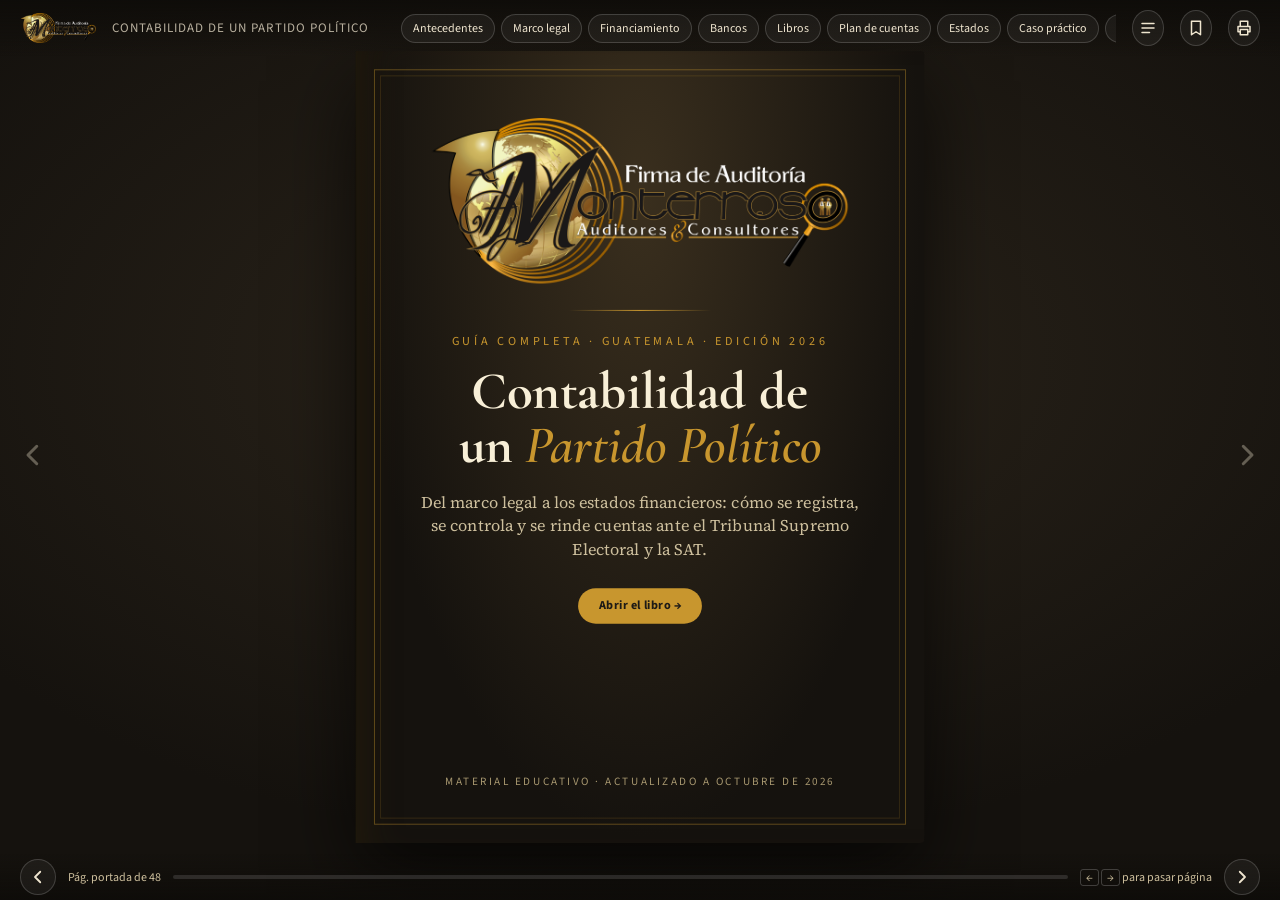
<file: contabilidad-partido-politico/index.html>
<!doctype html>
<html lang="es">
<head>
<meta charset="utf-8">
<meta name="viewport" content="width=device-width, initial-scale=1">
<title>Contabilidad de un Partido Político</title>
<meta name="description" content="Guía interactiva de contabilidad de partidos políticos en Guatemala: marco legal, financiamiento, libros, plan de cuentas, estados financieros, caso práctico y obligaciones ante el TSE y la SAT. Firma de Auditoría Monterroso, Auditores & Consultores.">
<meta name="theme-color" content="#15120e">
<link rel="icon" href="assets/monograma-m.png">
<link rel="preconnect" href="https://fonts.googleapis.com">
<link rel="preconnect" href="https://fonts.gstatic.com" crossorigin>
<link href="https://fonts.googleapis.com/css2?family=Cormorant+Garamond:ital,wght@0,500;0,600;0,700;1,500;1,600&family=Source+Sans+3:wght@400;600;700&family=Source+Serif+4:ital,opsz,wght@0,8..60,400;0,8..60,600;0,8..60,700;1,8..60,400&display=swap" rel="stylesheet">
<link rel="stylesheet" href="styles.css">
</head>
<body>
<header class="topbar">
  <a class="brand" href="#p0" aria-label="Firma de Auditoría Monterroso"><img src="assets/logo-monterroso-blanco.png" alt="Firma de Auditoría Monterroso, Auditores &amp; Consultores"></a>
  <span class="title">Contabilidad de un Partido Político</span>
  <span class="spacer"></span>
  <nav class="chips" id="chips" aria-label="Secciones del libro"></nav>
  <button class="iconbtn" id="toc-btn" type="button" aria-label="Ir al índice" title="Índice"><svg viewBox="0 0 24 24" fill="none" stroke="currentColor" stroke-width="2" stroke-linecap="round"><path d="M4 6h16M4 12h16M4 18h10"/></svg></button>
  <button class="iconbtn" id="bm" type="button" aria-pressed="false" aria-label="Marcar esta página" title="Marcapáginas"><svg viewBox="0 0 24 24" fill="none" stroke="currentColor" stroke-width="2" stroke-linejoin="round"><path d="M6 3h12v18l-6-4-6 4z"/></svg></button>
  <button class="iconbtn" id="print-btn" type="button" aria-label="Imprimir o guardar en PDF" title="Imprimir / PDF"><svg viewBox="0 0 24 24" fill="none" stroke="currentColor" stroke-width="2" stroke-linejoin="round"><path d="M7 9V3h10v6M7 17H4v-7h16v7h-3M7 14h10v7H7z"/></svg></button>
</header>

<main class="stage" id="main">
  <div class="book" id="book" style="visibility:hidden">
    <div class="slot left" id="slotL"></div>
    <div class="slot right" id="slotR"></div>
    <div class="spine"></div>
    <div class="flipper" id="flipper"><div class="face fr"></div><div class="face bk"></div></div>
  </div>
</main>
<button class="edge l" type="button" aria-label="Página anterior"><svg viewBox="0 0 24 24" fill="none" stroke="currentColor" stroke-width="2.4" stroke-linecap="round" stroke-linejoin="round"><path d="M15 5l-7 7 7 7"/></svg></button>
<button class="edge r" type="button" aria-label="Página siguiente"><svg viewBox="0 0 24 24" fill="none" stroke="currentColor" stroke-width="2.4" stroke-linecap="round" stroke-linejoin="round"><path d="M9 5l7 7-7 7"/></svg></button>

<footer class="bottombar">
  <button class="iconbtn" id="prev" type="button" aria-label="Anterior"><svg viewBox="0 0 24 24" fill="none" stroke="currentColor" stroke-width="2.4" stroke-linecap="round" stroke-linejoin="round"><path d="M15 5l-7 7 7 7"/></svg></button>
  <span id="pglabel" aria-live="polite">Portada</span>
  <div class="progress" id="progress" role="presentation"><i></i></div>
  <span class="keys"><kbd>←</kbd> <kbd>→</kbd> para pasar página</span>
  <button class="iconbtn" id="next" type="button" aria-label="Siguiente"><svg viewBox="0 0 24 24" fill="none" stroke="currentColor" stroke-width="2.4" stroke-linecap="round" stroke-linejoin="round"><path d="M9 5l7 7-7 7"/></svg></button>
</footer>

<div id="print-root"></div>

<div id="pages" hidden-pages>
<!-- ===== PORTADA ===== -->
<article class="page cover" id="portada" data-sec="Portada">
  <img class="logo" src="assets/logo-monterroso-blanco.png" alt="Firma de Auditoría Monterroso, Auditores &amp; Consultores">
  <div class="ornament"></div>
  <div class="ct">Guía completa · Guatemala · Edición 2026</div>
  <h1>Contabilidad de un <em>Partido Político</em></h1>
  <p class="sub">Del marco legal a los estados financieros: cómo se registra, se controla y se rinde cuentas ante el Tribunal Supremo Electoral y la SAT.</p>
  <button class="hint" id="cover-open" type="button">Abrir el libro →</button>
  <div class="edition">Material educativo · Actualizado a octubre de 2026</div>
</article>
<!-- 1 -->
<article class="page" id="presentacion" data-sec="Presentación">
  <span class="kicker">Bienvenida</span>
  <h2>Qué encontrará en este libro</h2>
  <p class="lead dropcap">Un partido político en Guatemala es una institución de derecho público, pero maneja dinero público y privado. Por eso su contabilidad no es solo un asunto técnico: es la prueba de que cada quetzal tiene origen conocido, límite respetado y destino justificado.</p>
  <p>Esta guía recorre el tema completo, en orden: la historia de la regulación, las leyes aplicables, cómo se inscribe un partido, cómo se financia un partido, cuánto puede recibir y gastar, qué cuentas bancarias y libros debe llevar, qué plan de cuentas usar y qué estados financieros presentar al TSE. Cierra con un caso práctico completo y con lo que debe hacerse ante la SAT.</p>
  <div class="cols2">
    <div class="card"><h4>Cómo se usa</h4><p>Pase página con las flechas ← →, haciendo clic en los bordes o deslizando el dedo.</p></div>
    <div class="card"><h4>Interactivo</h4><p>Hay calculadoras, partidas desplegables y una lista de cumplimiento que guarda su avance.</p></div>
  </div>
  <div class="note warn"><b>Aviso importante</b>Material educativo, preparado con los textos oficiales vigentes a octubre de 2026. No sustituye asesoría legal ni contable. Las cifras del caso práctico son ficticias. Lo que no pudo confirmarse en texto oficial está marcado <span class="verify">verificar</span>.</div>
  <p class="small">Fuentes principales: Ley Electoral y de Partidos Políticos (LEPP) y sus reglamentos, edición TSE 2026; Instructivo para la Rendición de Cuentas de las Organizaciones Políticas; Ley de Actualización Tributaria; Ley del IVA.</p>
</article>

<!-- 2 -->
<article class="page" id="indice" data-sec="Índice">
  <span class="kicker">Tabla de contenido</span>
  <h2>Índice</h2>
  <ol class="toc">
    <li><a href="#" data-goto="antecedentes"><span><span class="tt">Antecedentes históricos</span><span class="ds">De 1985 a las reformas de 2026</span></span><span class="pg"></span></a></li>
    <li><a href="#" data-goto="piramide"><span><span class="tt">Marco legal y entidad rectora</span><span class="ds">Leyes, la UECFFPP y la inscripción de un partido</span></span><span class="pg"></span></a></li>
    <li><a href="#" data-goto="naturaleza"><span><span class="tt">Naturaleza y financiamiento</span><span class="ds">Fuentes, prohibiciones, techos y distribución</span></span><span class="pg"></span></a></li>
    <li><a href="#" data-goto="cuentas-bancarias"><span><span class="tt">Sistema de cuentas bancarias</span><span class="ds">Qué cuentas, para qué y con qué firmas</span></span><span class="pg"></span></a></li>
    <li><a href="#" data-goto="libros-sat"><span><span class="tt">Libros obligatorios</span><span class="ds">Contables y de contribuciones</span></span><span class="pg"></span></a></li>
    <li><a href="#" data-goto="nomenclatura"><span><span class="tt">Plan de cuentas</span><span class="ds">Nomenclatura según el Instructivo del TSE</span></span><span class="pg"></span></a></li>
    <li><a href="#" data-goto="estados"><span><span class="tt">Estados financieros al TSE</span><span class="ds">Contenido, plazos y calendario</span></span><span class="pg"></span></a></li>
    <li><a href="#" data-goto="caso-datos"><span><span class="tt">Caso práctico: Futuro Retalteco</span><span class="ds">Diario, mayor, balance y estados</span></span><span class="pg"></span></a></li>
    <li><a href="#" data-goto="obligaciones"><span><span class="tt">Obligaciones, SAT y cumplimiento</span><span class="ds">Responsables, sanciones, impuestos y lista final</span></span><span class="pg"></span></a></li>
    <li><a href="#" data-goto="glosario"><span><span class="tt">Glosario y fuentes</span><span class="ds">Términos clave y referencias</span></span><span class="pg"></span></a></li>
  </ol>
</article>

<!-- 3 -->
<article class="page" id="antecedentes" data-sec="I · Antecedentes" data-sec-start="Antecedentes">
  <span class="kicker">Sección I · Antecedentes</span>
  <h2>Cómo llegamos hasta aquí (1)</h2>
  <p>La regulación del dinero de los partidos no nació de golpe. Se construyó por capas, casi siempre después de una crisis de confianza.</p>
  <div class="tl">
    <div class="ev key"><div class="yr">1985</div><p><b>Ley Electoral y de Partidos Políticos, Decreto 1-85</b>, de la Asamblea Nacional Constituyente (aprobada el 3 de diciembre). Es la base legal que sigue vigente, con muchas reformas.</p></div>
    <div class="ev"><div class="yr">1987 y 1989</div><p>Reformas (Decretos 74-87 y 10-89) que ajustan los derechos de los partidos políticos en el artículo 20.</p></div>
    <div class="ev key"><div class="yr">2004</div><p><b>Decreto 10-04.</b> Reforma varios artículos de la ley, entre ellos el 21, que trata el control y la fiscalización del financiamiento.</p></div>
    <div class="ev"><div class="yr">2006</div><p><b>Decreto 35-2006.</b> Vuelve a reformar el artículo 21 y otros relacionados con el financiamiento.</p></div>
    <div class="ev"><div class="yr">2015</div><p>La CICIG publica el informe <i>El financiamiento de la política en Guatemala</i>, que documenta riesgos de dinero opaco e ilícito en las campañas.</p></div>
  </div>
</article>

<!-- 4 -->
<article class="page" id="antecedentes2" data-sec="I · Antecedentes">
  <span class="kicker">Sección I · Antecedentes</span>
  <h2>Cómo llegamos hasta aquí (2)</h2>
  <div class="tl">
    <div class="ev key"><div class="yr">2016</div><p><b>Decreto 26-2016</b> (25 de mayo). La reforma más profunda al financiamiento: crea el financiamiento público ordinario (art. 21 Bis), el techo de campaña, el límite del 10 % por aportante, las listas de prohibiciones, los libros de contribuciones y la <b>Unidad Especializada de Control y Fiscalización</b>.</p></div>
    <div class="ev"><div class="yr">2016</div><p>El TSE emite el Acuerdo 306-2016, Reglamento de Control y Fiscalización de las Finanzas. El Instructivo para la Rendición de Cuentas se elabora con base en él.</p></div>
    <div class="ev key"><div class="yr">2023</div><p><b>Acuerdo 602-2022</b> (emitido el 5 de enero de 2023) deroga el 306-2016 y moderniza el reglamento. El Acuerdo 22-2023 lo reforma el mismo día. El módulo INFOCAM del sistema Cuentas Claras se vuelve obligatorio para el informe de campaña.</p></div>
    <div class="ev key"><div class="yr">2026</div><p><b>26 de febrero.</b> El TSE (Octava Magistratura, 2026-2032) aprueba los Acuerdos 58, 59, 60 y 61-2026. El <b>Acuerdo 60-2026</b> reforma el Reglamento de Control y Fiscalización. Después se coordina el intercambio de información con la Contraloría, la SAT y las Superintendencias.</p></div>
    <div class="ev"><div class="yr">2027</div><p>Elecciones generales. Primer ciclo completo con el reglamento reformado en 2026.</p></div>
  </div>
  <div class="note"><b>La lección</b>Cada reforma agregó una pieza: primero el control, luego los límites, después la tecnología. Hoy la contabilidad del partido es el centro de todo el sistema.</div>
</article>

<!-- 5 -->
<article class="page" id="piramide" data-sec="II · Marco legal" data-sec-start="Marco legal">
  <span class="kicker">Sección II · Marco legal</span>
  <h2>Las normas, de mayor a menor</h2>
  <p>Cuando dos normas parecen chocar, manda la de mayor jerarquía. Así se ordenan las que rigen la contabilidad de un partido:</p>
  <div class="pyr">
    <div class="lv" style="width:46%;background:#e9d08a"><b>Constitución Política</b>Libertad de organización política</div>
    <div class="lv" style="width:62%;background:#efdca3"><b>LEPP, Decreto 1-85</b>arts. 18, 19 Bis, 21 a 21 Quinquies, 22, 88</div>
    <div class="lv" style="width:78%;background:#f3e6bd"><b>Decreto 26-2016</b>La reforma que creó el sistema de financiamiento</div>
    <div class="lv" style="width:92%;background:#f6edd0"><b>Reglamento de Control y Fiscalización</b>Acuerdo 602-2022, reformado por 22-2023 y 60-2026</div>
    <div class="lv" style="width:100%;background:#faf4e2;border:1px solid var(--rule)"><b>Instructivo de Rendición de Cuentas · formatos GR-PRI, INF-FINPU, INFOCAM</b>Nomenclatura, estados y plazos operativos</div>
  </div>
  <div class="note"><b>Y siempre, en paralelo</b>Las leyes fiscales (Código de Comercio, Ley de Actualización Tributaria, Ley del IVA). El Reglamento lo dice expresamente: cumplirlo no releva al partido de sus obligaciones tributarias (art. 29).</div>
  <p class="small">Contabilidad base: Normas Internacionales de Contabilidad y de Información Financiera adoptadas en Guatemala, según el Instructivo.</p>
</article>

<!-- 6 -->
<article class="page" id="normas-tabla" data-sec="II · Marco legal">
  <span class="kicker">Sección II · Marco legal</span>
  <h2>Qué regula cada norma</h2>
  <table class="t">
    <thead><tr><th>Norma</th><th>Qué aporta a la contabilidad</th></tr></thead>
    <tbody>
      <tr><td><b>LEPP</b> art. 21</td><td>El TSE controla y fiscaliza fondos públicos y privados. Cuenta bancaria separada por origen. Acceso permanente del TSE a los libros.</td></tr>
      <tr><td><b>LEPP</b> art. 21 Bis</td><td>Financiamiento público: US$2 por voto. Distribución 30 / 20 / 50.</td></tr>
      <tr><td><b>LEPP</b> art. 21 Ter</td><td>Prohibiciones, recibos SAT, libros de contribuciones, techo de campaña, límite del 10 %, sanciones.</td></tr>
      <tr><td><b>LEPP</b> art. 21 Quáter y Quinquies</td><td>Definiciones (financista, unidad de vinculación) y publicidad 30 días antes de la elección.</td></tr>
      <tr><td><b>LEPP</b> art. 88</td><td>Sanciones: de amonestación a cancelación del partido.</td></tr>
      <tr><td><b>Reglamento</b> Ac. 602-2022</td><td>Contador, informes, cuentas bancarias, recibos, declaración jurada, comprobación de egresos.</td></tr>
      <tr><td><b>Ac. 60-2026</b></td><td>Reforma a los arts. 11, 13, 15, 16, 18, 19 y 20 del Reglamento.</td></tr>
      <tr><td><b>Instructivo</b></td><td>Estados financieros, nomenclatura contable, formatos e informes.</td></tr>
    </tbody>
  </table>
  <div class="note warn"><b>Una corrección que conviene hacer</b>El Acuerdo 306-2016 <b>ya no está vigente</b>: el artículo 33 del Acuerdo 602-2022 lo derogó. El reglamento aplicable hoy es el 602-2022 con sus reformas. El Instructivo publicado todavía cita el 306-2016; úselo para formatos y nomenclatura, pero aplique los artículos y plazos del reglamento vigente.</div>
  <p class="small">En el reglamento vigente, la conservación de registros contables es de cinco años (art. 11); el Instructivo, redactado antes, menciona quince.</p>
</article>

<!-- 7 -->
<article class="page" id="uecffpp" data-sec="II · Marco legal">
  <span class="kicker">Sección II · Entidad rectora</span>
  <h2>La Unidad Especializada de Control y Fiscalización</h2>
  <p>La <b>UECFFPP</b> es la dependencia del TSE responsable de controlar y fiscalizar las finanzas de las organizaciones políticas. La ley transitoria del Decreto 26-2016 (art. 66) ordenó crearla en un plazo de seis meses.</p>
  <h3>Qué puede hacer <span class="law">Reglamento art. 2</span></h3>
  <ul>
    <li>Fiscalizar en cualquier momento los recursos públicos y privados.</li>
    <li>Practicar auditorías ordinarias y extraordinarias.</li>
    <li>Revisar sedes departamentales y municipales.</li>
    <li>Pedir información a los financistas que figuren en los registros.</li>
  </ul>
  <p class="small">Puede requerir información, bajo reserva de confidencialidad, a la Contraloría General de Cuentas, la SAT y las Superintendencias de Bancos y de Telecomunicaciones (LEPP art. 21).</p>
  <h3>Cómo se desarrolla una fiscalización</h3>
  <div class="flow">
    <div class="st"><b>1</b>Informe preliminar</div>
    <div class="st"><b>2</b>20 días para aclarar (+10)</div>
    <div class="st"><b>3</b>Informe final al Pleno</div>
    <div class="st"><b>4</b>Audiencia de 15 días</div>
    <div class="st"><b>5</b>Resolución</div>
  </div>
  <div class="note"><b>Lo que debe saber el contador</b>Antes de recibir una sanción hay oportunidad de aclarar y de defenderse. Pero los plazos corren: guardar respaldos ordenados es la mejor defensa.</div>
  <p class="small">Plazos según Reglamento arts. 15 y 16. Las sanciones se gradúan por proporcionalidad y razonabilidad.</p>
</article>

<!-- inscripción 1 -->
<article class="page" id="inscripcion1" data-sec="II · Marco legal">
  <span class="kicker">Sección II · Inscripción de un partido (1)</span>
  <h2>Dónde y cómo se inscribe un partido</h2>
  <p>Ser partido y ser contribuyente son dos existencias distintas. Hay <b>tres puertas</b>:</p>
  <table class="t">
    <tbody>
      <tr><td><b>Notario</b></td><td>Escritura pública del comité y, luego, la del partido.</td></tr>
      <tr><td><b>Registro de Ciudadanos del TSE</b></td><td>Inscribe el comité, el partido y sus órganos permanentes, por medio del Departamento de Organizaciones Políticas. Edicto gratis en el Diario Oficial.</td></tr>
      <tr><td><b>SAT</b></td><td>Existencia tributaria: RTU y NIT, libros contables y recibos autorizados. <span class="verify">verificar</span></td></tr>
    </tbody>
  </table>
  <h3>La ruta en nueve pasos <span class="law">LEPP arts. 51 a 76</span></h3>
  <div class="tl">
    <div class="ev key"><div class="yr">1</div><p><b>Grupo promotor</b> (más del 2 % del mínimo de afiliados, alfabetos): acta notarial y Junta Directiva Provisional de 9 o más.</p></div>
    <div class="ev"><div class="yr">2</div><p><b>Escritura del comité</b> en 3 meses; solicitud de inscripción en 30 días; el Director resuelve en 8.</p></div>
    <div class="ev"><div class="yr">3</div><p><b>Comité inscrito</b>: personalidad limitada y vigencia de <b>2 años improrrogables</b>.</p></div>
    <div class="ev"><div class="yr">4</div><p><b>Hojas de adhesión</b> numeradas y autorizadas; depuración en 15 días.</p></div>
    <div class="ev"><div class="yr">5</div><p><b>Organización mínima</b> con asambleas municipales y departamentales.</p></div>
    <div class="ev"><div class="yr">6</div><p><b>Escritura del partido</b> con declaración jurada de afiliados y organización, estatutos, CEN provisional y destino de bienes <span class="law">arts. 63 y 65</span></p></div>
  </div>
</article>

<!-- inscripción 2 -->
<article class="page" id="inscripcion2" data-sec="II · Marco legal">
  <span class="kicker">Sección II · Inscripción de un partido (2)</span>
  <h2>Requisitos, plazos y primeras obligaciones</h2>
  <div class="tl">
    <div class="ev"><div class="yr">7</div><p><b>Solicitud</b> antes de vencer los 2 años; examen en 8 días; edicto; oposición en 8 días; audiencia de 15; resolución en 8; apelación ante el TSE; 60 días para subsanar.</p></div>
    <div class="ev key"><div class="yr">8</div><p><b>Primera Asamblea Nacional</b>: convocada en 3 meses y celebrada en 2 más. Elige el primer CEN.</p></div>
    <div class="ev"><div class="yr">9</div><p><b>SAT y contabilidad</b>: contador general en 15 días, balance de apertura en 1 mes.</p></div>
  </div>
  <h3>Requisitos mínimos</h3>
  <table class="t">
    <tbody>
      <tr><td><b>Afiliados</b> <span class="law">art. 19 a</span></td><td>0.30 % del padrón de las últimas elecciones generales; al menos la mitad sabe leer y escribir. Ejemplo: padrón de 10,200,000 → 30,600.</td></tr>
      <tr><td><b>Municipio</b> <span class="law">art. 49</span></td><td>40 afiliados vecinos y su Comité Ejecutivo Municipal</td></tr>
      <tr><td><b>Departamento</b></td><td>Organización en 4 municipios y su Comité Ejecutivo</td></tr>
      <tr><td><b>Nacional</b></td><td>50 municipios en al menos 12 departamentos y el CEN</td></tr>
      <tr><td><b>Estatutos</b> <span class="law">art. 65</span></td><td>Órgano de fiscalización financiera y tribunal de honor</td></tr>
    </tbody>
  </table>
  <div class="note warn"><b>Falta confirmar</b>Los documentos exactos de la inscripción tributaria en la SAT para organizaciones políticas. Habitualmente: DPI y nombramiento del representante legal, escritura o resolución de inscripción y domicilio fiscal.</div>
</article>

<!-- 8 -->
<article class="page" id="naturaleza" data-sec="III · Financiamiento" data-sec-start="Financiamiento">
  <span class="kicker">Sección III · Naturaleza y financiamiento</span>
  <h2>Naturaleza jurídica del partido</h2>
  <p class="lead">Los partidos políticos son <b>instituciones de derecho público, con personalidad jurídica y duración indefinida</b>, y configuran el carácter democrático del régimen político <span class="law">LEPP art. 18</span>.</p>
  <h3>Cuatro tipos de organización política <span class="law">LEPP art. 16</span></h3>
  <div class="cols2">
    <div class="card"><h4>Partidos políticos</h4><p>Permanentes. Reciben financiamiento público si cumplen el requisito de votos o diputaciones.</p></div>
    <div class="card"><h4>Comités para constituir un partido</h4><p>Informe semestral de ingresos y egresos (INF-COMITÉ).</p></div>
    <div class="card"><h4>Comités cívicos electorales</h4><p>Temporales. Solo financiamiento privado. Informe mensual (INF-COMIT).</p></div>
    <div class="card"><h4>Asociaciones con fines políticos</h4><p>Formación política. No postulan candidatos. Informe semestral.</p></div>
  </div>
  <h3>Qué implica para la contabilidad</h3>
  <ul>
    <li>Su patrimonio se registra <b>íntegramente</b> en la contabilidad: sin títulos al portador ni cuentas anónimas <span class="law">art. 21 Ter d</span>.</li>
    <li>Sus registros contables son <b>públicos</b> <span class="law">art. 21 Ter c</span>.</li>
    <li>Sus dirigentes responden personalmente por el manejo de los fondos <span class="law">art. 19 Bis</span>.</li>
  </ul>
</article>

<!-- 9 -->
<article class="page" id="mapa-fuentes" data-sec="III · Financiamiento">
  <span class="kicker">Sección III · Fuentes de financiamiento</span>
  <h2>Mapa de las fuentes</h2>
  <p>Todo ingreso de un partido cae en una de tres categorías. Saber en cuál está decide cómo se registra, dónde se deposita y cuánto se admite.</p>
  <div class="cols2" style="grid-template-columns:1fr">
    <div class="card dark"><h4>Públicas · el Estado</h4><p>Aporte de US$2 por voto legalmente emitido, a partidos con al menos 5 % de votos válidos o una diputación. Se destina por mandato legal (30 / 20 / 50).</p></div>
    <div class="card"><h4>Privadas · personas, afiliados y actividades</h4><p>Cuotas de afiliados, aportes de simpatizantes, autofinanciamiento, productos financieros y aportes en especie. Con recibo SAT, sin anonimato y con límite del 10 % del techo de campaña por aportante.</p></div>
    <div class="card red"><h4>Prohibidas · nunca se aceptan</h4><p>Estados y personas extranjeras; condenados por delitos contra la administración pública o lavado; personas con extinción de dominio; fundaciones apolíticas; aportes anónimos.</p></div>
  </div>
  <div class="note"><b>Regla de oro</b>Cada ingreso se identifica: quién, cuánto, cuándo, en qué forma y de dónde viene. Si no consta en los libros del financista seis meses antes, no se considera procedente <span class="law">art. 21 Ter b</span>.</div>
</article>
<!-- 10 -->
<article class="page" id="fin-publico" data-sec="III · Financiamiento">
  <span class="kicker">Financiamiento público</span>
  <h2>El aporte del Estado</h2>
  <p class="lead">El Estado contribuye con el equivalente en quetzales de <b>US$2.00 por voto legalmente emitido</b> a favor del partido <span class="law">art. 21 Bis</span>.</p>
  <h3>Quién tiene derecho</h3>
  <ul>
    <li>Partidos con al menos el <b>5 %</b> de los votos válidos en elecciones generales.</li>
    <li>También los que obtengan <b>al menos una diputación</b> al Congreso, aunque no lleguen al 5 %.</li>
  </ul>
  <p class="small">El cálculo toma la mayor cantidad de votos válidos recibidos: la de presidente y vicepresidente o la del Listado Nacional.</p>
  <h3>Cómo se paga</h3>
  <table class="t">
    <tbody>
      <tr><td>Período</td><td>El período presidencial correspondiente</td></tr>
      <tr><td>Cuotas</td><td>Cuatro cuotas anuales e iguales</td></tr>
      <tr><td>Cuándo</td><td>En julio de cada año</td></tr>
      <tr><td>Año electoral</td><td>Si el partido destina la cuota a campaña, se entrega en <b>enero</b></td></tr>
      <tr><td>Requisito previo</td><td>Certificación del acta del CEN que acredite cómo se distribuyó</td></tr>
      <tr><td>Coalición</td><td>Se reparte según el convenio de coalición</td></tr>
    </tbody>
  </table>
  <div class="note"><b>Ejemplo rápido</b>150,000 votos × US$2 = US$300,000 en cuatro años. Cada año: US$75,000. A Q7.62 por dólar (supuesto): Q571,500 anuales. La calculadora de la página 15 lo hace por usted.</div>
</article>

<!-- 11 -->
<article class="page" id="fin-privado" data-sec="III · Financiamiento">
  <span class="kicker">Financiamiento privado</span>
  <h2>Tipos de aporte y qué significa cada uno</h2>
  <table class="t">
    <tbody>
      <tr><td><b>Aportes de afiliados</b></td><td>Cuotas ordinarias o extraordinarias, en dinero o en especie.</td></tr>
      <tr><td><b>Aportes de simpatizantes</b></td><td>De personas no afiliadas, a título propio.</td></tr>
      <tr><td><b>Autofinanciamiento</b></td><td>Cenas, conferencias, espectáculos, sorteos, juegos y otros eventos de recaudación. Debe existir antes un egreso con recursos propios o un aporte en especie.</td></tr>
      <tr><td><b>Productos financieros</b></td><td>Intereses de inversiones hechas con financiamiento privado.</td></tr>
      <tr><td><b>Aporte en dinero</b></td><td>Se canaliza por la organización y se deposita en la cuenta correspondiente.</td></tr>
      <tr><td><b>Aporte en especie</b></td><td>Bien o servicio sin transferencia de dinero. Se acepta por recibo y se <b>justiprecia</b> a valor de mercado.</td></tr>
    </tbody>
  </table>
  <h3>Formas del aporte en especie</h3>
  <div class="cols2">
    <div class="card"><h4>Donación</h4><p>La persona transfiere gratuitamente bienes o derechos.</p></div>
    <div class="card"><h4>Cesión de derechos</h4><p>Se cede la titularidad jurídica de una cosa.</p></div>
  </div>
  <div class="card" style="margin-top:8px"><h4>Comodato o préstamo</h4><p>Uso temporal de un bien, con derecho del dueño a pedirlo de vuelta. Se registra como ingreso y gasto por el valor de alquiler de mercado.</p></div>
  <p class="small" style="margin-top:8px">Los préstamos bancarios o de terceros no son ingreso: son <b>pasivo</b> (Instructivo TSE). Si un acreedor perdona la deuda, se trata como donación y cuenta para el techo.</p>
</article>

<!-- 12 -->
<article class="page" id="prohibidas" data-sec="III · Financiamiento">
  <span class="kicker">Financiamiento prohibido</span>
  <h2>Lo que un partido nunca debe recibir</h2>
  <p>El artículo 21 Ter, literal a, prohíbe recibir contribuciones <b>de cualquier índole</b> provenientes de:</p>
  <ol>
    <li><b>Estados y personas individuales o jurídicas extranjeras.</b> Cierra la puerta a injerencia de otros países.</li>
    <li><b>Condenados por delitos contra la administración pública, lavado de dinero u otros activos</b> y delitos relacionados. Frena la corrupción y el lavado.</li>
    <li><b>Personas con procesos de extinción de dominio</b>, o vinculadas a ellas.</li>
    <li><b>Fundaciones o asociaciones civiles apolíticas y no partidarias.</b> Excepción: aportes de entidades académicas o fundaciones para formación, reportados al TSE dentro de 30 días.</li>
  </ol>
  <h3>Otras prohibiciones</h3>
  <table class="t">
    <tbody>
      <tr><td>Aportes anónimos</td><td>Terminantemente prohibidos <span class="law">Reglamento art. 23</span></td></tr>
      <tr><td>Estado y municipalidades</td><td>Ningún aporte fuera de lo que la ley establece <span class="law">art. 21</span></td></tr>
      <tr><td>Donar al candidato</td><td>Todo se canaliza por la organización política</td></tr>
      <tr><td>Propaganda de una empresa</td><td>Puede costar la cancelación de su personalidad jurídica <span class="law">art. 21 Ter i</span></td></tr>
      <tr><td>Más del 10 %</td><td>Ningún aportante o unidad de vinculación sobre el límite</td></tr>
    </tbody>
  </table>
  <div class="note warn"><b>Consecuencia</b>Quien aporta contraviniendo la ley también queda sujeto al Código Penal <span class="law">art. 88</span>. El contador debe consultar el listado de exclusión de financistas antes de aceptar aportes grandes <span class="law">Reglamento art. 10</span>.</div>
</article>

<!-- 13 -->
<article class="page" id="techo" data-sec="III · Financiamiento">
  <span class="kicker">Techos y límites · 1</span>
  <h2>Techo de gastos de campaña</h2>
  <p>Cada organización política puede gastar en campaña, como máximo, el equivalente en quetzales a <b>US$0.50 por ciudadano empadronado</b> al 31 de diciembre del año anterior a las elecciones <span class="law">art. 21 Ter e</span>. En coalición, el límite total no puede superar el monto individual. El TSE puede fijarlo más bajo.</p>
  <div class="calc" data-calc="techo">
    <div class="ct">Calculadora del techo</div>
    <div class="row2">
      <div><label for="te">Ciudadanos empadronados</label><input id="te" class="in-elec" type="number" value="10200000" min="0"></div>
      <div><label for="tt">Quetzales por dólar</label><input id="tt" class="in-tc" type="number" step="0.01" value="7.62" min="0"></div>
    </div>
    <div class="out">
      <div class="lbl">Techo de campaña por organización</div>
      <div class="big o-q">—</div>
      <div class="ln"><span>En dólares</span><span class="o-usd"></span></div>
      <div class="ln"><span>Por ciudadano empadronado</span><span class="o-pc"></span></div>
      <div class="ln"><span>Máximo por aportante (10 %)</span><span class="o-10"></span></div>
    </div>
    <label for="tm">Comité cívico: empadronados del municipio (US$0.10 por ciudadano)</label>
    <input id="tm" class="in-mun" type="number" value="25000" min="0">
    <div class="out" style="margin-top:6px"><div class="ln"><span>Límite del comité cívico</span><span class="o-com"></span></div></div>
  </div>
  <p class="small">Los datos son supuestos. El TSE publica el padrón y fija el techo oficial. La prensa estimó unos Q38.9 millones para 2027 (Q34.9 millones en 2023).</p>
  <p class="small">Lo que cuenta como gasto: propaganda, impresos, encuestas, alquileres temporales, viajes y caravanas, y también los aportes en especie justipreciados <span class="law">Reglamento art. 3 i</span>.</p>
</article>

<!-- 14 -->
<article class="page" id="limite-aportante" data-sec="III · Financiamiento">
  <span class="kicker">Techos y límites · 2</span>
  <h2>Límite por aportante y umbrales</h2>
  <p>Las personas relacionadas o vinculadas, o una sola <b>unidad de vinculación</b>, no pueden aportar en conjunto más del <b>10 %</b> del techo de campaña <span class="law">art. 21 Ter g</span>. Se suman los aportes de empresas del mismo grupo o familia de control.</p>
  <div class="calc" data-calc="aportante">
    <div class="ct">¿Puedo aceptar este aporte?</div>
    <div class="row2">
      <div><label for="at">Techo de campaña (Q)</label><input id="at" class="in-techo" type="number" value="38862000"></div>
      <div><label for="aa">Aporte de esta persona (Q)</label><input id="aa" class="in-aporte" type="number" value="400000"></div>
    </div>
    <label for="av">Aportes de personas vinculadas a ella (Q)</label>
    <input id="av" class="in-vinc" type="number" value="3600000">
    <div class="out">
      <div class="ln"><span>Límite del 10 %</span><span class="o-lim"></span></div>
      <div class="ln"><span>Total de la unidad de vinculación</span><span class="o-tot"></span></div>
      <div class="ln"><span>Uso del límite</span><span class="o-pct"></span></div>
      <div class="o-flags"></div>
    </div>
    <div class="verdict"></div>
  </div>
  <table class="t">
    <thead><tr><th>Umbral</th><th>Qué activa</th></tr></thead>
    <tbody>
      <tr><td>≥ Q30,000 por período fiscal</td><td>El financista debe habilitar sus libros de contribuciones <span class="law">Reglamento art. 20</span></td></tr>
      <tr><td>&gt; Q50,000</td><td>Declaración jurada en acta notarial y pago por banco <span class="law">art. 22</span></td></tr>
      <tr><td>10 % del techo</td><td>Tope por unidad de vinculación <span class="law">art. 21</span></td></tr>
    </tbody>
  </table>
  <p class="small">Los aportes múltiples de una misma persona en el período se consideran una sola transacción.</p>
</article>

<!-- 15 -->
<article class="page" id="distribucion" data-sec="III · Financiamiento">
  <span class="kicker">Distribución obligatoria</span>
  <h2>Cómo debe repartirse el aporte público</h2>
  <div class="calc" data-calc="publico">
    <div class="ct">Calculadora del financiamiento público</div>
    <div class="row2">
      <div><label for="pv">Votos válidos del partido (el mayor)</label><input id="pv" class="in-votos" type="number" value="150000"></div>
      <div><label for="pt">Total de votos válidos</label><input id="pt" class="in-valid" type="number" value="5000000"></div>
    </div>
    <div class="row2">
      <div><label for="pd">Diputaciones obtenidas</label><input id="pd" class="in-dip" type="number" value="1"></div>
      <div><label for="pc">Quetzales por dólar</label><input id="pc" class="in-tc" type="number" step="0.01" value="7.62"></div>
    </div>
    <label class="small" style="display:flex;gap:6px;align-items:center;margin-top:6px"><input class="in-electoral" type="checkbox"> Año electoral: destinar toda la cuota a campaña</label>
    <div class="verdict o-derecho"></div>
    <div class="out">
      <div class="ln"><span>Total en el período (4 años)</span><span class="o-usd4"></span></div>
      <div class="ln"><span>Cuota anual en dólares</span><span class="o-usd1"></span></div>
      <div class="lbl" style="margin-top:4px">Cuota anual en quetzales</div>
      <div class="big o-q1">—</div>
      <div class="o-dist"></div>
    </div>
    <div class="bar"><span style="flex:30;background:#e9d08a">30 %</span><span style="flex:20;background:#b9cde0">20 %</span><span style="flex:50;background:#c9dcb5">50 %</span></div>
  </div>
  <p class="small"><b>30 %</b> formación y capacitación de afiliados · <b>20 %</b> actividades nacionales y sede nacional · <b>50 %</b> funcionamiento en departamentos y municipios, un tercio a los departamentales y dos tercios a los municipales, según el número de empadronados de cada circunscripción <span class="law">art. 21 Bis</span>.</p>
  <div class="note"><b>Cuidado con el Instructivo</b>Un cuadro del Instructivo ilustra la distribución con las etiquetas de 20 y 30 % intercambiadas. Aplique el orden que fija la ley: 30 % formación, 20 % sede nacional.</div>
</article>

<!-- 16 -->
<article class="page" id="ejemplo-formal" data-sec="III · Financiamiento">
  <span class="kicker">Ejemplo formal estructurado</span>
  <h2>Un caso completo de financiamiento</h2>
  <p><b>Futuro Retalteco</b> (partido ficticio) obtuvo 150,000 votos y una diputación en 2023. Veamos qué le toca y qué puede aceptar en 2027. Cifras ilustrativas.</p>
  <table class="t">
    <thead><tr><th>Paso</th><th>Cálculo</th><th class="r">Resultado</th></tr></thead>
    <tbody>
      <tr><td>1. Derecho</td><td>Una diputación (excepción al 5 %)</td><td class="r">Sí</td></tr>
      <tr><td>2. Total del período</td><td>150,000 × US$2</td><td class="r">US$300,000</td></tr>
      <tr><td>3. Cuota anual</td><td>US$300,000 ÷ 4</td><td class="r">US$75,000</td></tr>
      <tr><td>4. En quetzales</td><td>US$75,000 × 7.62</td><td class="r">Q571,500</td></tr>
      <tr><td>5. Formación 30 %</td><td>Q571,500 × 0.30</td><td class="r">Q171,450</td></tr>
      <tr><td>6. Sede nacional 20 %</td><td>Q571,500 × 0.20</td><td class="r">Q114,300</td></tr>
      <tr><td>7. Departamentos y municipios 50 %</td><td>Q571,500 × 0.50</td><td class="r">Q285,750</td></tr>
      <tr><td>&nbsp;&nbsp;↳ Departamentos 1/3</td><td>Q285,750 ÷ 3</td><td class="r">Q95,250</td></tr>
      <tr><td>&nbsp;&nbsp;↳ Municipios 2/3</td><td>Q285,750 × 2 ÷ 3</td><td class="r">Q190,500</td></tr>
    </tbody>
  </table>
  <h3>Y el techo de 2027</h3>
  <table class="t">
    <tbody>
      <tr><td>Techo (10.2 millones × US$0.50 × 7.62)</td><td class="r">Q38,862,000</td></tr>
      <tr><td>Máximo por aportante o unidad (10 %)</td><td class="r">Q3,886,200</td></tr>
      <tr><td>Si la cuota 2027 se usa toda en campaña</td><td class="r">Q571,500 cuentan contra el techo</td></tr>
    </tbody>
  </table>
</article>
<!-- 17 -->
<article class="page" id="cuentas-bancarias" data-sec="IV · Cuentas bancarias" data-sec-start="Bancos">
  <span class="kicker">Sección IV · Sistema bancario</span>
  <h2>Cuentas bancarias: obligatorias y separadas</h2>
  <p>Todo el dinero pasa por el sistema bancario. La ley exige contabilizar el ingreso centralizado en cuentas <b>separadas por origen</b> <span class="law">art. 21 a</span>.</p>
  <div class="banks">
    <div class="bank pub"><b>Cuenta de financiamiento público</b>Mínimo una a nivel nacional. Recibe la cuota del Estado.</div>
    <div class="bank pri"><b>Cuenta de financiamiento privado</b>Una a nivel nacional. Cuotas, donaciones y autofinanciamiento.</div>
    <div class="bank cam"><b>Cuenta de campaña electoral</b>Se abre en el último cuatrimestre del año previo y debe estar activa al iniciar el año electoral.</div>
    <div class="bank loc"><b>Cuentas departamentales y municipales</b>Una por organización partidaria vigente, a nombre de su secretario.</div>
  </div>
  <h3>Reglas comunes <span class="law">Reglamento arts. 18 y 19</span></h3>
  <ul>
    <li>A nombre del partido, en cualquier banco del sistema, con <b>firmas mancomunadas</b>.</li>
    <li>Aviso escrito a la Unidad Especializada dentro de <b>5 días hábiles</b> de cada apertura.</li>
    <li>La cuenta de campaña se cancela dentro de <b>3 meses</b> de concluido el proceso. Con obligaciones pendientes puede mantenerse hasta 6 meses.</li>
    <li>En año electoral, la cuota pública destinada a campaña se maneja en la cuenta de campaña.</li>
    <li>Cada secretario liquida los fondos <b>trimestralmente</b>, bajo juramento y con facturas.</li>
  </ul>
  <div class="note"><b>Para qué sirve</b>Un depósito bancario deja huella: fecha, monto y origen. Es la forma más simple de demostrar que el dinero existió y de dónde vino.</div>
</article>

<!-- 18 -->
<article class="page" id="recibos" data-sec="IV · Cuentas bancarias">
  <span class="kicker">Sección IV · Comprobantes</span>
  <h2>Recibos de ingreso y respaldo de gastos</h2>
  <p>Todo ingreso, en dinero o en especie, se acredita con <b>recibo autorizado por la SAT</b>, impreso por el partido <span class="law">art. 21 Ter b · Reglamento art. 19</span>. Debe incluir como mínimo:</p>
  <div class="cols2">
    <ul class="small" style="margin:0">
      <li>Nombre o razón social</li>
      <li>Afiliado o simpatizante</li>
      <li>NIT y CUI (DPI)</li>
      <li>Dirección</li>
      <li>Descripción y monto</li>
      <li>Declaración de procedencia lícita</li>
    </ul>
    <ul class="small" style="margin:0">
      <li>Valor estimado (justiprecio)</li>
      <li>Fecha del aporte</li>
      <li>Firma y sello del receptor</li>
      <li>Firma del secretario que acepta</li>
    </ul>
  </div>
  <div class="note ok"><b>Justiprecio</b>Si el aporte es en especie y no se justiprecia, la Unidad Especializada pide hacerlo en 5 días; si no es razonable, lo estima con el IPC del INE o precios de mercado.</div>
  <h3>Qué respalda un gasto <span class="law">Reglamento art. 24</span></h3>
  <table class="t">
    <tbody>
      <tr><td>Factura autorizada por la SAT</td><td>Compras y servicios</td></tr>
      <tr><td>Recibos de caja o notas de débito</td><td>De entidades vigiladas por la Superintendencia de Bancos</td></tr>
      <tr><td>Planillas IGSS, libros de salarios</td><td>Sueldos y prestaciones</td></tr>
      <tr><td>Otros que autorice la SAT</td><td></td></tr>
    </tbody>
  </table>
  <p class="small">Todo emitido <b>a nombre de la organización política</b>. Un gasto sin documento legal es un hallazgo seguro.</p>
</article>

<!-- 19 -->
<article class="page" id="libros-sat" data-sec="V · Libros" data-sec-start="Libros">
  <span class="kicker">Sección V · Libros obligatorios (1)</span>
  <h2>Libros contables, habilitados por la SAT</h2>
  <p>Los partidos llevan <b>contabilidad centralizada, por partida doble</b>, con registros físicos y electrónicos, respaldados con documentos de soporte. Los libros se habilitan ante la SAT <span class="law">Reglamento art. 11</span>.</p>
  <table class="t">
    <thead><tr><th>Libro</th><th>Qué registra</th><th>Para qué sirve</th></tr></thead>
    <tbody>
      <tr><td><b>Diario</b></td><td>Cada operación, en orden de fecha, con su partida (debe y haber).</td><td>Deja la historia completa y cronológica.</td></tr>
      <tr><td><b>Mayor</b></td><td>Los movimientos agrupados por cuenta.</td><td>Muestra el saldo de cada cuenta.</td></tr>
      <tr><td><b>Inventarios</b></td><td>Bienes y derechos del partido.</td><td>Respalda el patrimonio y el activo fijo.</td></tr>
      <tr><td><b>Estados financieros</b></td><td>Balance, estado de ingresos y egresos, notas.</td><td>Informa la situación a una fecha y el resultado del año.</td></tr>
    </tbody>
  </table>
  <div class="cols2">
    <div class="card"><h4>Libros al día</h4><p>Todas las operaciones asentadas dentro de los dos meses calendario siguientes (Instructivo).</p></div>
    <div class="card"><h4>Conservación</h4><p>Cinco años, ordenados, para la fiscalización (Reglamento art. 11).</p></div>
  </div>
  <div class="note"><b>Contador externo</b>Si el partido contrata contabilidad externa, debe informarlo a la Unidad Especializada en 10 días hábiles. Eso no lo exime de tener toda la documentación disponible.</div>
  <p class="small">Los libros permanecen en la sede central y el TSE tiene acceso permanente a ellos <span class="law">LEPP art. 21 c</span>. La documentación del interior del país debe llegar a la sede central para registrarla centralizada.</p>
</article>

<!-- 20 -->
<article class="page" id="libros-tse" data-sec="V · Libros">
  <span class="kicker">Sección V · Libros obligatorios (2)</span>
  <h2>Libros de contribuciones, habilitados por el TSE</h2>
  <p>Además de la contabilidad, la ley exige libros especiales para vigilar <b>quién aporta</b> <span class="law">art. 21 Ter c</span>. Los habilita la Unidad Especializada y se guardan en la sede central.</p>
  <table class="t">
    <thead><tr><th>Libro</th><th>Finalidad</th></tr></thead>
    <tbody>
      <tr><td><b>Contribuciones en efectivo</b></td><td>Anota todo aporte en dinero al partido y lo que un financista da en beneficio de un candidato o aspirante.</td></tr>
      <tr><td><b>Contribuciones en especie</b></td><td>Registra a valor de mercado cada aporte no dinerario, con el criterio de un tercero independiente.</td></tr>
      <tr><td><b>Formación política por entidades extranjeras</b></td><td>Detalla ingresos y gastos de formación financiados desde el exterior.</td></tr>
      <tr><td><b>Formación política por entidades nacionales</b></td><td>Mismo detalle para entidades del país (según el Instructivo).</td></tr>
    </tbody>
  </table>
  <div class="note"><b>Los financistas también llevan libros</b>El aportante que dé Q30,000 o más en un período fiscal debe habilitar los suyos. Con ellos el TSE verifica que el dinero existía seis meses antes.</div>
  <h3>Cómo se complementan</h3>
  <div class="flow">
    <div class="st"><b>Recibo</b>Prueba del aporte</div>
    <div class="st"><b>Libro de contribuciones</b>Quién y cuánto</div>
    <div class="st"><b>Diario y Mayor</b>Registro contable</div>
    <div class="st"><b>Informes</b>Rendición al TSE</div>
  </div>
  <p class="small">Los registros contables de los partidos son públicos. Los informes de financiamiento se publican en el portal del TSE.</p>
</article>

<!-- 21 -->
<article class="page" id="nomenclatura" data-sec="VI · Plan de cuentas" data-sec-start="Plan de cuentas">
  <span class="kicker">Sección VI · Plan de cuentas (1)</span>
  <h2>Nomenclatura contable: cómo se codifica</h2>
  <p>El Instructivo del TSE ordena las cuentas en <b>cinco niveles</b>. El primer dígito es el grupo; cada dígito adicional afina el detalle.</p>
  <table class="t">
    <thead><tr><th>Dígitos</th><th>Nivel</th><th>Ejemplo</th></tr></thead>
    <tbody>
      <tr><td class="num">1</td><td>Grupo</td><td>1 · Activo</td></tr>
      <tr><td class="num">2</td><td>Subgrupo</td><td>1-1 · Activo corriente</td></tr>
      <tr><td class="num">3</td><td>Cuenta</td><td>1-1-2 · Bancos</td></tr>
      <tr><td class="num">4</td><td>Cuenta principal</td><td>1-1-2-202 · Banco financiamiento privado</td></tr>
      <tr><td class="num">5</td><td>Cuenta auxiliar</td><td>4-2-1-102-01 · Cuotas ordinarias de afiliados</td></tr>
    </tbody>
  </table>
  <h3>Grupo 1 · Activo</h3>
  <table class="t" style="font-size:11.8px">
    <tbody>
      <tr><td class="num">1-1-1</td><td>Efectivo: 101 Caja, 102 Caja chica</td></tr>
      <tr><td class="num">1-1-2</td><td>Bancos: 201 financiamiento público · 202 privado · 203 departamentos · 204 municipios · 205 campaña electoral</td></tr>
      <tr><td class="num">1-1-3</td><td>Cuentas por cobrar: 301 financiamiento público · 302 afiliados · 303 otras</td></tr>
      <tr><td class="num">1-1-4</td><td>Inventarios: materiales electorales, artículos promocionales</td></tr>
      <tr><td class="num">1-1-5</td><td>Gastos pagados por anticipado: seguros, alquileres, proveedores</td></tr>
      <tr><td class="num">1-2-1</td><td>Propiedad, planta y equipo: terrenos, edificios, maquinaria, mobiliario (104), cómputo (105), vehículos (106), herramientas y depreciaciones acumuladas (108 a 113)</td></tr>
      <tr><td class="num">1-2-2</td><td>Intangibles: gastos de organización y su amortización</td></tr>
    </tbody>
  </table>
</article>

<!-- 22 -->
<article class="page" id="nom-pasivo" data-sec="VI · Plan de cuentas">
  <span class="kicker">Sección VI · Plan de cuentas (2)</span>
  <h2>Grupos 2 y 3: Pasivo y Patrimonio</h2>
  <h3>Grupo 2 · Pasivo</h3>
  <table class="t" style="font-size:11.8px">
    <tbody>
      <tr><td class="num">2-1 · corriente</td><td>2-1-1 Documentos por pagar · 2-1-2 Cuentas por pagar (proveedores locales 201, del exterior 202) · 2-1-3 Pasivo laboral acumulado (prestaciones 301)</td></tr>
      <tr><td class="num">2-2 · no corriente</td><td>2-2-1 Documentos por pagar a largo plazo · 2-2-2 Cuentas por pagar a largo plazo (201), préstamos bancarios (202) y de terceros (203)</td></tr>
    </tbody>
  </table>
  <p class="small">Un pasivo debe poder exigirse por contrato, letra, pagaré, factura cambiaria u otro documento legal. Se cancela por el sistema bancario, a nombre del proveedor.</p>
  <h3>Grupo 3 · Patrimonio</h3>
  <table class="t" style="font-size:11.8px">
    <tbody>
      <tr><td class="num">3-1-1</td><td>Patrimonio partidario: el activo neto de la organización</td></tr>
      <tr><td class="num">3-2-1</td><td>Resultados acumulados: 101 de ejercicios anteriores · 102 del presente ejercicio</td></tr>
    </tbody>
  </table>
  <div class="note"><b>La ecuación que debe cuadrar siempre</b><span class="num" style="font-size:15px">Activo = Pasivo + Patrimonio</span>. En el Balance de Situación General, el resultado del ejercicio se suma al patrimonio.</div>
  <div class="note ok"><b>Si necesita otra cuenta</b>El Instructivo permite agregarla en el rubro que corresponda, de forma correlativa. No se cambia la codificación de las ya existentes.</div>
</article>

<!-- 23 -->
<article class="page" id="nom-ingresos" data-sec="VI · Plan de cuentas">
  <span class="kicker">Sección VI · Plan de cuentas (3)</span>
  <h2>Grupo 4 · Ingresos</h2>
  <table class="t" style="font-size:11.8px">
    <tbody>
      <tr><td class="num">4-1</td><td><b>Financiamiento público</b>: 4-1-1-101 Cuota política del año</td></tr>
      <tr><td class="num">4-2</td><td><b>Financiamiento privado</b>: 101 Simpatizantes · 102 Afiliados (01 cuotas ordinarias, 02 extraordinarias) · 103 y 104 Formación nacional y extranjera · 105 Aportes de candidatos</td></tr>
      <tr><td class="num">4-3</td><td><b>Autofinanciamiento</b>: conferencias, espectáculos, sorteos, eventos culturales, desayunos/almuerzos/cenas (105), juegos, otros</td></tr>
      <tr><td class="num">4-4</td><td><b>Otros ingresos</b>: 4-4-1-101 Productos financieros</td></tr>
      <tr><td class="num">4-5</td><td><b>Ingresos no dinerarios · cuentas de control</b></td></tr>
      <tr><td class="num">&nbsp;&nbsp;4-5-1</td><td>Cesión de derechos (de autor, otros)</td></tr>
      <tr><td class="num">&nbsp;&nbsp;4-5-2</td><td>Donación de bienes y servicios: 201 servicios personales · 202 playeras y gorras · 204 material de propaganda · 205 atención de simpatizantes · 207 alimentos · 208 combustibles · 209 transporte · 210 hospedaje · 211 otros</td></tr>
      <tr><td class="num">&nbsp;&nbsp;4-5-3</td><td>Préstamo o comodato: 301 vehículos terrestres · 302 aéreos · 303 marítimos · 304 equipo de audio · 305 bienes muebles o inmuebles · 306 otros</td></tr>
    </tbody>
  </table>
  <div class="note"><b>Cuentas de control</b>Las cuentas 4-5 y 5-3 no mueven bancos. Reflejan el aporte en especie justipreciado, una vez como ingreso y otra como gasto, para vigilar el techo de campaña.</div>
</article>

<!-- 24 -->
<article class="page" id="nom-egresos" data-sec="VI · Plan de cuentas">
  <span class="kicker">Sección VI · Plan de cuentas (4)</span>
  <h2>Grupo 5 · Egresos permanentes</h2>
  <table class="t" style="font-size:11.6px">
    <tbody>
      <tr><td class="num">5-1-1</td><td><b>Funcionamiento</b>: 101 sueldos y honorarios · 102 a 104 alquiler de sedes (central, departamental, municipal) · 105 agua, luz y teléfono · 106 materiales · 107 mantenimiento · 108 depreciaciones · 109 otros</td></tr>
      <tr><td class="num">5-1-2</td><td><b>Asambleas de ley</b>: 201 a 203 gastos de organización nacionales, departamentales y municipales · 204 medios de comunicación</td></tr>
      <tr><td class="num">5-1-3</td><td><b>Campañas de afiliación</b>: proselitismo nacional (301), departamental (302), municipal (303) · medios (304) · alimentación y hospedaje (305)</td></tr>
      <tr><td class="num">5-1-4</td><td><b>Formación política por entidades extranjeras</b>: organización, material didáctico, capacitadores, alimentación, viáticos</td></tr>
      <tr><td class="num">5-1-5</td><td><b>Formación política por entidades nacionales</b>: 501 organización · 502 material didáctico · 503 capacitadores · 504 alimentación · 505 viáticos</td></tr>
    </tbody>
  </table>
  <p class="small">Los gastos permanentes financian el proselitismo y el funcionamiento en cualquier época, no solo en campaña <span class="law">Reglamento art. 3 h</span>.</p>
  <div class="note"><b>Cómo elegir la cuenta</b>Pregúntese para qué se hizo el gasto, no quién lo cobró. Una cena de recaudación va a campañas de afiliación; los talleres para fiscales, a formación política.</div>
</article>

<!-- 25 -->
<article class="page" id="nom-campana" data-sec="VI · Plan de cuentas">
  <span class="kicker">Sección VI · Plan de cuentas (5)</span>
  <h2>Grupo 5 · Campaña y cuentas de control</h2>
  <table class="t" style="font-size:11.6px">
    <tbody>
      <tr><td class="num">5-2-1</td><td><b>Propaganda electoral</b>: edición de propaganda, encuestas, alquiler temporal, viajes y hospedaje, caravanas</td></tr>
      <tr><td class="num">5-2-2</td><td><b>Materiales y suministros</b>: mantas, pinturas, plásticos, productos promocionales</td></tr>
      <tr><td class="num">5-2-3</td><td><b>Movilización</b>: transporte en giras y mítines, viáticos, protocolo</td></tr>
      <tr><td class="num">5-2-4</td><td><b>Alquileres</b>: inmuebles, vehículos, mobiliario y equipo</td></tr>
      <tr><td class="num">5-2-5</td><td><b>Honorarios</b>: profesionales, servicios personales, asesores, cursos para candidatos</td></tr>
      <tr><td class="num">5-2-6</td><td><b>Día de votaciones</b>: pago de fiscales, transporte, alimentación, combustibles</td></tr>
      <tr><td class="num">5-3</td><td><b>Egresos no dinerarios · control</b>: espejo de 4-5 (cesión de derechos, donaciones de bienes y servicios, comodatos)</td></tr>
    </tbody>
  </table>
  <div class="note warn"><b>Todo cuenta contra el techo</b>Los gastos 5-2 y los aportes en especie de campaña suman para el límite de US$0.50 por empadronado. Controle el acumulado cada mes.</div>
  <p class="small">Cuando se usa la cuota pública para campaña, esos gastos se consideran también para el techo <span class="law">art. 21 Bis d</span>.</p>
</article>

<!-- 26 -->
<article class="page" id="reglas-uso" data-sec="VI · Plan de cuentas">
  <span class="kicker">Sección VI · Plan de cuentas (6)</span>
  <h2>Reglas de uso y asientos tipo</h2>
  <ul>
    <li>Partida doble: todo asiento tiene el mismo total en el debe y en el haber.</li>
    <li>Un aporte en especie se registra por su <b>valor justipreciado</b>, en ingreso y gasto, al recibirlo y usarlo.</li>
    <li>El autofinanciamiento exige un egreso o aporte previo.</li>
  </ul>
  <h3>Cena de recaudación con donación del servicio</h3>
  <details class="partida" open><summary><span>Donación del hotel (100 cenas)</span><span class="num">10,000</span></summary>
    <table><tr><td class="c">5-3-2-206</td><td>Egreso: atención para protocolos</td><td class="d">10,000</td><td class="hh"></td></tr><tr><td class="c">4-5-2-206</td><td class="h">Ingreso: atención para protocolos</td><td class="d"></td><td class="hh">10,000</td></tr></table>
    <div class="gl">Cuentas de control. Respaldo: recibo de donación no dineraria y factura a nombre del partido.</div></details>
  <details class="partida" open><summary><span>Dinero recaudado en la cena</span><span class="num">100,000</span></summary>
    <table><tr><td class="c">1-1-2-202</td><td>Banco financiamiento privado</td><td class="d">100,000</td><td class="hh"></td></tr><tr><td class="c">4-3-1-105</td><td class="h">Desayunos, almuerzos y cenas</td><td class="d"></td><td class="hh">100,000</td></tr></table>
    <div class="gl">Un recibo por cada participante, según su aportación.</div></details>
  <h3>Vehículo prestado en comodato para un acto</h3>
  <details class="partida" open><summary><span>Uso a valor de alquiler de mercado</span><span class="num">8,000</span></summary>
    <table><tr><td class="c">5-3-3-301</td><td>Egreso: vehículos terrestres</td><td class="d">8,000</td><td class="hh"></td></tr><tr><td class="c">4-5-3-301</td><td class="h">Ingreso: vehículos terrestres</td><td class="d"></td><td class="hh">8,000</td></tr></table>
    <div class="gl">Debe llevarse un registro con la integración y especificaciones del bien prestado.</div></details>
  <p class="small">Ejemplos tomados del Instructivo del TSE, con montos ilustrativos.</p>
</article>

<!-- 27 -->
<article class="page" id="estados" data-sec="VII · Estados financieros" data-sec-start="Estados">
  <span class="kicker">Sección VII · Estados financieros al TSE (1)</span>
  <h2>Qué se presenta y cuándo</h2>
  <p>Los partidos presentan estados financieros por el período contable <b>del 1 de enero al 31 de diciembre</b>, dentro de <b>tres meses</b> del cierre <span class="law">Reglamento art. 13</span>.</p>
  <div class="cols2" style="grid-template-columns:1fr 1fr 1fr">
    <div class="card"><h4>Balance de situación general</h4><p>Activo, pasivo y patrimonio a una fecha.</p></div>
    <div class="card"><h4>Estado de ingresos y egresos</h4><p>Financiamiento público y privado, gastos permanentes y de campaña, resultado.</p></div>
    <div class="card"><h4>Notas</h4><p>Descripciones y análisis de las cuentas.</p></div>
  </div>
  <h3>Qué se adjunta</h3>
  <ul>
    <li>Copia digital de los libros <b>Diario y Mayor General</b> y de los libros de contribuciones.</li>
    <li>Certificación del contador general y el secretario de finanzas.</li>
    <li>Revisión del órgano de fiscalización financiera y autorización del representante legal.</li>
    <li>Firma y sello de un contador público y auditor, con su número de colegiado activo.</li>
    <li><b>Dictamen de un contador público y auditor externo</b>, costeado por el partido.</li>
  </ul>
  <div class="note"><b>Balance de apertura</b>La organización inscrita nueva presenta su balance de apertura dentro del mes siguiente a su inscripción, con la misma estructura del balance de situación (Instructivo).</div>
  <p class="small">Los estados se elaboran con NIC y NIIF. Cada documento lleva cinco firmas, según el Instructivo.</p>
</article>

<!-- 28 -->
<article class="page" id="calendario" data-sec="VII · Estados financieros">
  <span class="kicker">Sección VII · Estados financieros al TSE (2)</span>
  <h2>Calendario de informes de un partido</h2>
  <table class="t">
    <thead><tr><th>Informe</th><th>Cuándo</th></tr></thead>
    <tbody>
      <tr><td><b>Estados financieros</b> + libros Diario, Mayor y de contribuciones</td><td>Dentro de 3 meses del cierre (hasta el 31 de marzo)</td></tr>
      <tr><td><b>GR-PRI</b> · financiamiento privado por origen y gastos</td><td>Trimestral, dentro del mes posterior al trimestre. Aprobado por el secretario general</td></tr>
      <tr><td><b>INF-FINPU</b> · uso del financiamiento público</td><td>Semestral, dentro del mes posterior</td></tr>
      <tr><td><b>INFOCAM</b> · financiero de campaña</td><td>Dentro de 3 meses de concluido el proceso electoral</td></tr>
      <tr><td><b>Publicidad</b> · aportes de 2 años, aportes de campaña y balance del último año</td><td>30 días antes de la elección <span class="law">art. 21 Quinquies</span></td></tr>
    </tbody>
  </table>
  <h3>Otras organizaciones</h3>
  <ul class="small">
    <li>Comités cívicos: informe mensual (INF-COMIT).</li>
    <li>Asociaciones con fines políticos y comités para constituir partido: semestral.</li>
  </ul>
  <div class="note ok"><b>Si hay un error</b>GR-PRI, INF-FINPU e INFOCAM pueden rectificarse en el sistema dentro de 30 días de vencido el plazo, pidiendo antes la habilitación a la Unidad Especializada. No se puede si ya inició una auditoría.</div>
  <p class="small">Plataforma: Sistema Cuentas Claras Guatemala, de uso obligatorio para rendir la información <span class="law">Reglamento art. 30</span>. Todos los informes deben certificarse por el contador general y el secretario de finanzas.</p>
</article>

<!-- 29 -->
<article class="page" id="notas" data-sec="VII · Estados financieros">
  <span class="kicker">Sección VII · Estados financieros al TSE (3)</span>
  <h2>Las notas a los estados financieros</h2>
  <p>Las elabora el contador. Explican lo que las cifras no dicen. El Instructivo enumera, a manera de guía:</p>
  <table class="t" style="font-size:11.8px">
    <tbody>
      <tr><td class="num">1</td><td><b>Antecedentes</b>: objeto, marco legal, constitución, NIT, fecha y número de inscripción</td></tr>
      <tr><td class="num">2</td><td><b>Principios y prácticas</b>: base de medición, justiprecio, situación tributaria y exenciones</td></tr>
      <tr><td class="num">3</td><td><b>Caja y bancos</b>, con las sedes y restricciones</td></tr>
      <tr><td class="num">4</td><td><b>Cuentas por cobrar</b></td></tr>
      <tr><td class="num">5</td><td><b>Inventarios</b>: a costo de adquisición</td></tr>
      <tr><td class="num">6</td><td><b>Propiedad, planta y equipo</b>: al costo o al precio de mercado si es donación</td></tr>
      <tr><td class="num">7</td><td><b>Documentos y cuentas por pagar</b></td></tr>
      <tr><td class="num">8</td><td><b>Pasivo laboral acumulado</b></td></tr>
      <tr><td class="num">9</td><td><b>Cuentas por pagar a largo plazo</b></td></tr>
      <tr><td class="num">10</td><td><b>Patrimonio</b> y resultados acumulados</td></tr>
      <tr><td class="num">11</td><td><b>Ingresos</b> de afiliados, simpatizantes y autofinanciamiento</td></tr>
      <tr><td class="num">12</td><td><b>Otros ingresos</b>: productos financieros</td></tr>
      <tr><td class="num">13</td><td><b>Egresos</b>: permanentes y de campaña</td></tr>
    </tbody>
  </table>
  <div class="note"><b>Nota 2, el detalle que más se olvida</b>Debe revelar el régimen de impuestos del partido y las exenciones que invoca. Conecta la contabilidad con lo que se verá ante la SAT en la página 44.</div>
</article>
<!-- 30 -->
<article class="page" id="caso-datos" data-sec="VIII · Caso práctico" data-sec-start="Caso práctico">
  <span class="kicker">Sección VIII · Caso práctico (1)</span>
  <h2>Futuro Retalteco: los datos del caso</h2>
  <p><b>Futuro Retalteco</b> es un partido ficticio con sede nacional en la ciudad de Guatemala y organización vigente en departamentos y municipios, con base en Retalhuleu. Todo lo que sigue aplica la ley y el reglamento vigentes; las cifras son inventadas.</p>
  <table class="t">
    <tbody>
      <tr><td>Inscripción</td><td>Partido inscrito en el Registro de Ciudadanos desde 2022</td></tr>
      <tr><td>Resultado en 2023</td><td>150,000 votos · 1 diputación (derecho a financiamiento público)</td></tr>
      <tr><td>Renovación de órganos</td><td>Asamblea nacional inscrita el 5 de enero de 2026</td></tr>
      <tr><td>Ejercicio que registramos</td><td>1 de enero al 31 de diciembre de 2026</td></tr>
      <tr><td>Tipo de cambio supuesto</td><td>Q7.62 por US$1</td></tr>
      <tr><td>Año siguiente</td><td>2027, elecciones generales (cuenta de campaña por abrir)</td></tr>
    </tbody>
  </table>
  <h3>Qué haremos con el caso</h3>
  <ol>
    <li>Preparar el inicio de actividades del ejercicio.</li>
    <li>Registrar 13 partidas en el <b>Libro Diario</b>.</li>
    <li>Pasarlas al <b>Libro Mayor</b> y sacar la balanza.</li>
    <li>Armar el <b>Balance de Situación General</b> y el <b>Estado de Ingresos y Egresos</b>.</li>
    <li>Verificar límites, distribución y informes por presentar.</li>
  </ol>
  <div class="note"><b>Nota</b>Los asientos del Diario, el Mayor, la balanza y los estados salen de una misma base de datos en este libro, así que siempre cuadran entre sí.</div>
</article>

<!-- 31 -->
<article class="page" id="caso-inicio" data-sec="VIII · Caso práctico">
  <span class="kicker">Sección VIII · Caso práctico (2)</span>
  <h2>El inicio de actividades</h2>
  <p>Antes del primer asiento, el partido cumple las obligaciones de arranque:</p>
  <div class="tl">
    <div class="ev key"><div class="yr">5 ene</div><p>Se inscriben en el Registro de Ciudadanos los órganos permanentes renovados.</p></div>
    <div class="ev"><div class="yr">≤ 20 ene</div><p><b>Nombra contador general</b> dentro de 15 días de la inscripción de los órganos <span class="law">Reglamento art. 12</span>.</p></div>
    <div class="ev"><div class="yr">≤ 10 días hábiles</div><p>Notifica el nombramiento a la Unidad Especializada, con copia del <b>RTU actualizado</b> del contador.</p></div>
    <div class="ev"><div class="yr">Enero</div><p>Habilita ante la SAT los libros contables y ante la UECFFPP los libros de contribuciones.</p></div>
    <div class="ev"><div class="yr">Enero</div><p>Verifica sus cuentas (pública, privada, departamentales y municipales) y avisa cualquier apertura en 5 días hábiles.</p></div>
    <div class="ev key"><div class="yr">1 ene</div><p>Registra el <b>balance de apertura</b> del ejercicio, certificado por contador y secretario de finanzas.</p></div>
  </div>
  <h3>Balance de apertura (Q)</h3>
  <table class="t">
    <tbody>
      <tr><td>Banco financiamiento privado</td><td class="r">50,000</td><td>Patrimonio partidario</td><td class="r">80,000</td></tr>
      <tr><td>Mobiliario y equipo</td><td class="r">30,000</td><td>Pasivo</td><td class="r">0</td></tr>
      <tr class="tot"><td>Activo</td><td class="r">80,000</td><td>Pasivo + patrimonio</td><td class="r">80,000</td></tr>
    </tbody>
  </table>
  <p class="small">Para 2027, la cuenta de campaña debe abrirse entre septiembre y diciembre de 2026 <span class="law">Reglamento art. 19</span>.</p>
</article>

<!-- 32 -->
<article class="page" id="diario1" data-sec="VIII · Caso práctico">
  <span class="kicker">Libro Diario · 1 de 3</span>
  <h2>Partidas 1 a 5</h2>
  <p class="small">Cifras en quetzales. Toque cada partida para abrir o cerrar la explicación.</p>
  <div data-gen="diario" data-from="1" data-to="5"></div>
</article>

<!-- 33 -->
<article class="page" id="diario2" data-sec="VIII · Caso práctico">
  <span class="kicker">Libro Diario · 2 de 3</span>
  <h2>Partidas 6 a 9</h2>
  <p class="small">Aquí entra el financiamiento público y se reparte según el artículo 21 Bis.</p>
  <div data-gen="diario" data-from="6" data-to="9"></div>
</article>

<!-- 34 -->
<article class="page" id="diario3" data-sec="VIII · Caso práctico">
  <span class="kicker">Libro Diario · 3 de 3</span>
  <h2>Partidas 10 a 13</h2>
  <p class="small">Liquidación del 50 % por departamentos y municipios, aporte en especie y cierre.</p>
  <div data-gen="diario" data-from="10" data-to="13"></div>
</article>

<!-- 35 -->
<article class="page" id="mayor" data-sec="VIII · Caso práctico">
  <span class="kicker">Libro Mayor</span>
  <h2>Cuentas T del ejercicio</h2>
  <p>El Mayor toma cada línea del Diario y la acomoda por cuenta: el debe a la izquierda, el haber a la derecha. <i>P4</i> significa «partida 4».</p>
  <div data-gen="mayor"></div>
  <h3>Las cuentas de dinero</h3>
  <div data-gen="mayorfijo"></div>
  <p class="small">Los fondos públicos entran a su cuenta (partida 7), salen a los secretarios (8) y a gastos (9 y 10): terminan en cero. Los departamentales y municipales también se cancelan al liquidar (11).</p>
</article>

<!-- 36 -->
<article class="page" id="balanza" data-sec="VIII · Caso práctico">
  <span class="kicker">Balanza de comprobación</span>
  <h2>Sumas iguales</h2>
  <p class="small">Antes de armar los estados se verifica que el debe y el haber sumen igual, y que los saldos deudores igualen a los acreedores.</p>
  <div data-gen="balanza"></div>
</article>

<!-- 37 -->
<article class="page" id="balance" data-sec="VIII · Caso práctico">
  <span class="kicker">Estado financiero 1 de 2</span>
  <h2>Balance de Situación General</h2>
  <div data-gen="balance"></div>
  <div class="note ok"><b>Cuadra</b>El activo (Q113,000) es igual a pasivo más patrimonio. El patrimonio creció Q33,000, que es el resultado del ejercicio.</div>
  <p class="small">En el Balance conviven bancos, mobiliario y patrimonio. Los fondos públicos y los de departamentos y municipios cerraron en cero porque se gastaron y se liquidaron.</p>
</article>

<!-- 38 -->
<article class="page" id="estado-ie" data-sec="VIII · Caso práctico">
  <span class="kicker">Estado financiero 2 de 2</span>
  <h2>Estado de Ingresos y Egresos</h2>
  <div data-gen="estado"></div>
  <p class="small">Los aportes no dinerarios aparecen en ingresos y en egresos por el mismo valor. El resultado es el dinero privado que sobró: Q57,000 de aportes y cena, menos alquiler, costo de la cena y depreciación.</p>
</article>

<!-- 39 -->
<article class="page" id="caso-verif" data-sec="VIII · Caso práctico">
  <span class="kicker">Verificación final del caso</span>
  <h2>¿Cumple Futuro Retalteco?</h2>
  <div data-gen="kpis"></div>
  <table class="t">
    <thead><tr><th>Control</th><th>Resultado</th></tr></thead>
    <tbody>
      <tr><td>Aporte de Q15,000 frente al límite del 10 % (Q3,886,200)</td><td>Dentro del límite</td></tr>
      <tr><td>Umbrales de Q30,000 y Q50,000</td><td>No se activan</td></tr>
      <tr><td>Recibos SAT para cuotas, donación y cena</td><td>Sí</td></tr>
      <tr><td>Gastos con factura a nombre del partido</td><td>Sí</td></tr>
      <tr><td>Aporte en especie justipreciado</td><td>Sí, Q5,000</td></tr>
      <tr><td>Libros al día (dos meses)</td><td>Sí</td></tr>
    </tbody>
  </table>
  <h3>Informes que debe presentar por 2026</h3>
  <ul class="small">
    <li><b>GR-PRI</b>: abril, julio, octubre y enero.</li>
    <li><b>INF-FINPU</b>: julio y enero.</li>
    <li><b>Estados financieros</b> con Diario, Mayor, libros de contribuciones y dictamen externo: hasta el 31 de marzo de 2027.</li>
  </ul>
</article>
<!-- 40 -->
<article class="page" id="obligaciones" data-sec="IX · Obligaciones y SAT" data-sec-start="Obligaciones y SAT">
  <span class="kicker">Sección IX · Obligaciones y responsabilidades</span>
  <h2>Quién responde por qué</h2>
  <p>La información financiera tiene responsables con nombre y firma <span class="law">Reglamento art. 14</span>:</p>
  <table class="t">
    <thead><tr><th>Quién</th><th>Responsabilidad</th></tr></thead>
    <tbody>
      <tr><td><b>Contador general</b></td><td>Llevar la contabilidad y certificar los informes. Nombrado en 15 días; notificado en 10 días hábiles.</td></tr>
      <tr><td><b>Secretario de finanzas</b></td><td>Certifica los informes y entrega los fondos junto con el secretario general.</td></tr>
      <tr><td><b>Órgano de fiscalización financiera</b></td><td>Revisa los informes y reporta anomalías al CEN, que avisa a la Unidad en 5 días.</td></tr>
      <tr><td><b>Secretario general</b></td><td>Aprueba y autoriza; responde personalmente por los fondos públicos <span class="law">art. 21 Bis</span>.</td></tr>
      <tr><td><b>Secretarios departamentales y municipales</b></td><td>Administran y liquidan los fondos que reciben <span class="law">arts. 19 Bis, 21 Ter b</span>.</td></tr>
    </tbody>
  </table>
  <h3>Obligaciones permanentes del partido <span class="law">LEPP art. 22</span></h3>
  <ul class="small">
    <li>Someter libros y documentos a revisión del TSE en cualquier tiempo.</li>
    <li>Abstenerse de ayuda económica o trato preferente del Estado no permitido por la ley.</li>
    <li>Entregar actas de asamblea y cambios de estatutos al Registro de Ciudadanos en 15 días.</li>
    <li>Mantener un registro depurado de afiliados.</li>
  </ul>
</article>

<!-- 41 -->
<article class="page" id="sanciones" data-sec="IX · Obligaciones y SAT">
  <span class="kicker">Sección IX · Consecuencias</span>
  <h2>Sanciones por incumplir</h2>
  <p>El TSE puede imponer, según la gravedad y sin orden fijo, estas sanciones a organizaciones políticas, afiliados y candidatos <span class="law">art. 88</span>:</p>
  <ol>
    <li>Amonestación pública o privada.</li>
    <li>Multa.</li>
    <li>Suspensión temporal.</li>
    <li><b>Suspensión de la facultad de recibir financiamiento público o privado</b>, por contravenir las normas de financiamiento y fiscalización.</li>
    <li><b>Cancelación del partido.</b></li>
  </ol>
  <div class="note warn"><b>Responsabilidad penal</b>Si la infracción constituye posible delito, el TSE certifica lo conducente al Ministerio Público. Quienes aportan contraviniendo la ley también quedan sujetos al Código Penal.</div>
  <h3>Qué se considera infracción en las cuentas</h3>
  <ul>
    <li>No presentar informes en plazo, o presentarlos con anomalías o incongruencias <span class="law">Reglamento art. 14</span>.</li>
    <li>No notificar al contador o contratar contabilidad externa sin avisar.</li>
    <li>Aceptar aportes anónimos, prohibidos o sobre el límite.</li>
    <li>Gastar sin documento legal a nombre del partido.</li>
  </ul>
  <p class="small">El incumplimiento de las normas de financiamiento puede llevar a la cancelación de la personalidad jurídica, incluso de oficio y sin suspensión previa <span class="law">art. 21 Ter k</span>. En la práctica las sanciones se aplican gradualmente, con proporcionalidad y razonabilidad.</p>
</article>

<!-- 42 -->
<article class="page" id="sat" data-sec="IX · Obligaciones y SAT">
  <span class="kicker">Sección IX · Obligaciones ante la SAT (1)</span>
  <h2>¿Ante quién se inscribe un partido y qué hace ante la SAT?</h2>
  <div class="cols2">
    <div class="card dark"><h4>Existencia legal</h4><p>El partido se constituye en escritura pública y se inscribe en el <b>Registro de Ciudadanos del TSE</b>. Ahí obtiene su personalidad jurídica <span class="law">LEPP arts. 18 y 19</span>.</p></div>
    <div class="card"><h4>Existencia tributaria</h4><p>Ante la <b>SAT</b> se inscribe en el Registro Tributario Unificado (RTU) y obtiene su NIT. <span class="verify">verificar trámite vigente</span></p></div>
  </div>
  <h3>Qué debe hacer el partido ante la SAT</h3>
  <ul>
    <li><b>Inscribirse y mantener actualizado el RTU.</b> El NIT va en recibos, facturas y notas a los estados.</li>
    <li><b>Habilitar los libros contables</b> (Diario, Mayor, Inventarios, Estados financieros) <span class="law">Reglamento art. 11</span>.</li>
    <li><b>Hacer autorizar los recibos de ingreso</b> que entregan a cada aportante <span class="law">art. 21 Ter b</span>.</li>
    <li><b>Exigir facturas a su nombre</b> en todo gasto y comprobante legal en toda planilla.</li>
    <li><b>Tramitar la solvencia fiscal</b>, que sus donantes necesitan para deducir sus aportes. <span class="law">LAT art. 23 s</span></li>
    <li>Retener cuando corresponda, porque los partidos son agentes de retención del ISR.</li>
  </ul>
  <div class="note warn"><b>Qué falta confirmar</b>Los detalles del trámite de inscripción, la constancia de exención y los formularios vigentes deben verificarse en el portal de la SAT o con un asesor tributario.</div>
</article>

<!-- 43 -->
<article class="page" id="sat-impuestos" data-sec="IX · Obligaciones y SAT">
  <span class="kicker">Sección IX · Obligaciones ante la SAT (2)</span>
  <h2>Impuestos que pueden afectar al partido</h2>
  <table class="t" style="font-size:11.6px">
    <thead><tr><th>Concepto</th><th>Tratamiento</th><th>Base</th></tr></thead>
    <tbody>
      <tr><td><b>ISR sobre donaciones y cuotas</b></td><td>Renta <b>exenta</b> para partidos y comités cívicos, si el destino es no lucrativo y no distribuyen utilidades.</td><td><span class="law">LAT art. 11 num. 1</span></td></tr>
      <tr><td><b>ISR sobre actividades lucrativas</b></td><td>Las rentas de actividades mercantiles, financieras o de servicios están <b>gravadas</b>; deben declararse. Ejemplo posible: eventos con fin de lucro. <span class="verify">verificar caso por caso</span></td><td><span class="law">LAT art. 11 num. 1</span></td></tr>
      <tr><td><b>Retenciones del ISR</b></td><td>Los partidos son <b>agentes de retención</b>: retienen el 7 % en el régimen opcional simplificado y entregan constancia a los 5 días.</td><td><span class="law">LAT arts. 47, 48, 86</span></td></tr>
      <tr><td><b>IVA sobre cuotas</b></td><td>Los pagos de membresía y cuotas periódicas a partidos políticos están <b>exentos</b>.</td><td><span class="law">Ley del IVA art. 7 num. 10</span></td></tr>
      <tr><td><b>IVA sobre autofinanciamiento</b></td><td>Ventas de entradas, rifas o espectáculos pueden estar afectas. <span class="verify">confirmar con SAT</span></td><td>Ley del IVA</td></tr>
      <tr><td><b>Deducción del donante</b></td><td>No deduce quien dona a un partido sin solvencia fiscal vigente.</td><td><span class="law">LAT art. 23 s</span></td></tr>
      <tr><td><b>Cuotas IGSS</b></td><td>Si hay planilla, se presenta al IGSS y es respaldo del gasto.</td><td><span class="law">Reglamento art. 24 c</span></td></tr>
    </tbody>
  </table>
  <div class="note"><b>Regla práctica</b>Lo que se recibe como aporte, cuota o donación es el corazón de la exención. Lo que se vende como negocio se trata distinto. Registre las dos cosas en cuentas separadas.</div>
  <p class="small">El Reglamento aclara que cumplirlo no releva al partido de las leyes fiscales (art. 29).</p>
</article>

<!-- 44 -->
<article class="page" id="resumen" data-sec="IX · Obligaciones y SAT">
  <span class="kicker">Resumen de cumplimiento clave</span>
  <h2>Su lista de verificación</h2>
  <div data-check>
    <ul class="check">
      <li><label><input type="checkbox" data-k="1"><span>Contador general nombrado y notificado a la UECFFPP con RTU</span></label></li>
      <li><label><input type="checkbox" data-k="2"><span>Cuentas separadas: pública, privada, campaña y departamentales/municipales</span></label></li>
      <li><label><input type="checkbox" data-k="3"><span>Firmas mancomunadas y aviso de apertura en 5 días hábiles</span></label></li>
      <li><label><input type="checkbox" data-k="4"><span>Libros contables habilitados por la SAT, al día en dos meses</span></label></li>
      <li><label><input type="checkbox" data-k="5"><span>Libros de contribuciones habilitados por la UECFFPP</span></label></li>
      <li><label><input type="checkbox" data-k="6"><span>Recibo autorizado por la SAT para cada aporte, con los 13 datos</span></label></li>
      <li><label><input type="checkbox" data-k="7"><span>Ningún aporte anónimo, prohibido ni mayor al 10 % del techo</span></label></li>
      <li><label><input type="checkbox" data-k="8"><span>Aportes en especie justipreciados y declaración jurada si superan Q50,000</span></label></li>
      <li><label><input type="checkbox" data-k="9"><span>Financiamiento público distribuido 30 / 20 / 50 con acta certificada del CEN</span></label></li>
      <li><label><input type="checkbox" data-k="10"><span>Fondos departamentales y municipales liquidados cada trimestre</span></label></li>
      <li><label><input type="checkbox" data-k="11"><span>Todo gasto con factura o documento legal a nombre del partido</span></label></li>
      <li><label><input type="checkbox" data-k="12"><span>GR-PRI trimestral e INF-FINPU semestral entregados en plazo</span></label></li>
      <li><label><input type="checkbox" data-k="13"><span>Estados financieros con dictamen externo antes del 31 de marzo</span></label></li>
      <li><label><input type="checkbox" data-k="14"><span>Obligaciones SAT al día: RTU, retenciones y solvencia fiscal</span></label></li>
    </ul>
    <div class="meter"><i></i></div>
    <div class="small"><span class="mlabel"></span> · <button class="reset" type="button" style="background:none;border:0;color:var(--gold);text-decoration:underline;padding:0">reiniciar</button></div>
  </div>
</article>

<!-- 45 -->
<article class="page" id="glosario" data-sec="Glosario y fuentes" data-sec-start="Glosario">
  <span class="kicker">Glosario</span>
  <h2>Términos que conviene dominar</h2>
  <table class="t" style="font-size:11.8px">
    <tbody>
      <tr><td><b>CEN</b></td><td>Comité Ejecutivo Nacional del partido.</td></tr>
      <tr><td><b>Financista político</b></td><td>Persona nacional que aporta en dinero o especie, o por contratación fuera de mercado.</td></tr>
      <tr><td><b>Unidad de vinculación</b></td><td>Conjunto de personas con propiedad, administración o control común. Se suma su aporte.</td></tr>
      <tr><td><b>Justiprecio</b></td><td>Valor de mercado asignado a un aporte en especie.</td></tr>
      <tr><td><b>Comodato</b></td><td>Préstamo de uso de un bien.</td></tr>
      <tr><td><b>Autofinanciamiento</b></td><td>Ingresos por actividades propias de recaudación.</td></tr>
      <tr><td><b>Techo de campaña</b></td><td>Límite de gasto electoral: US$0.50 por ciudadano empadronado.</td></tr>
      <tr><td><b>GR-PRI</b></td><td>Informe trimestral del financiamiento privado.</td></tr>
      <tr><td><b>INF-FINPU</b></td><td>Informe semestral del uso del financiamiento público.</td></tr>
      <tr><td><b>INFOCAM</b></td><td>Informe financiero de campaña, del sistema Cuentas Claras.</td></tr>
      <tr><td><b>UECFFPP</b></td><td>Unidad Especializada de Control y Fiscalización de las Finanzas de los Partidos Políticos.</td></tr>
      <tr><td><b>RTU / NIT</b></td><td>Registro Tributario Unificado y número de identificación tributaria de la SAT.</td></tr>
      <tr><td><b>LAT</b></td><td>Ley de Actualización Tributaria, Decreto 10-2012.</td></tr>
    </tbody>
  </table>
</article>

<!-- 46 -->
<article class="page" id="fuentes" data-sec="Glosario y fuentes">
  <span class="kicker">Fuentes y advertencias</span>
  <h2>De dónde sale cada dato</h2>
  <ul class="small">
    <li>TSE de Guatemala. <i>Ley Electoral y de Partidos Políticos y sus Reglamentos, actualización 2026</i> (incluye el Reglamento de Control y Fiscalización, Acuerdo 602-2022, reformado por los Acuerdos 22-2023 y 60-2026). tse.org.gt/images/LEPP2026.pdf</li>
    <li>Congreso de la República. Decreto 26-2016, reformas a la LEPP. tse.org.gt/images/descargas/decreto262016.pdf</li>
    <li>TSE. <i>Instructivo para la Rendición de Cuentas de las Organizaciones Políticas</i>. tse.org.gt/images/UECFFPP/instructivos/rendicion.pdf</li>
    <li>Congreso de la República. Decreto 10-2012, Ley de Actualización Tributaria: arts. 11, 23, 47, 48 y 86.</li>
    <li>Congreso de la República. Decreto 27-92, Ley del IVA: art. 7, numeral 10 (tse.org.gt/images/UECFFPP/leyes).</li>
    <li>CICIG (2015). <i>El financiamiento de la política en Guatemala</i>.</li>
    <li>Prensa Libre y Soy502: estimaciones del techo de campaña 2023 y 2027; La Hora: módulo INFOCAM (Acuerdo 1351-2023).</li>
  </ul>
  <div class="note warn"><b>Antes de aplicar</b>Este libro es didáctico y refleja los textos a octubre de 2026. Las leyes cambian y los acuerdos del TSE también. Confirme siempre el texto vigente y los formularios más recientes con la Unidad Especializada y la SAT.</div>
  <p class="small">Pendiente de confirmar con texto oficial: trámite exacto de inscripción en el RTU, constancia de exención, IVA en autofinanciamiento y texto íntegro de los Acuerdos 58, 59 y 61-2026 (este libro verificó el 60-2026, que reforma la fiscalización).</p>
</article>

<!-- CONTRAPORTADA -->
<article class="page back" id="contraportada" data-sec="Contraportada">
  <img src="assets/logo-monterroso-blanco.png" alt="Firma de Auditoría Monterroso, Auditores &amp; Consultores">
  <p>Contabilidad, auditoría y consultoría para organizaciones que rinden cuentas.</p>
  <p class="small">Guía educativa · Octubre de 2026</p>
</article>
</div>
<script src="config.js"></script>
<script src="data-source.js"></script>
<script src="boot.js"></script>
<script src="book.js"></script>
</body>
</html>
</file>
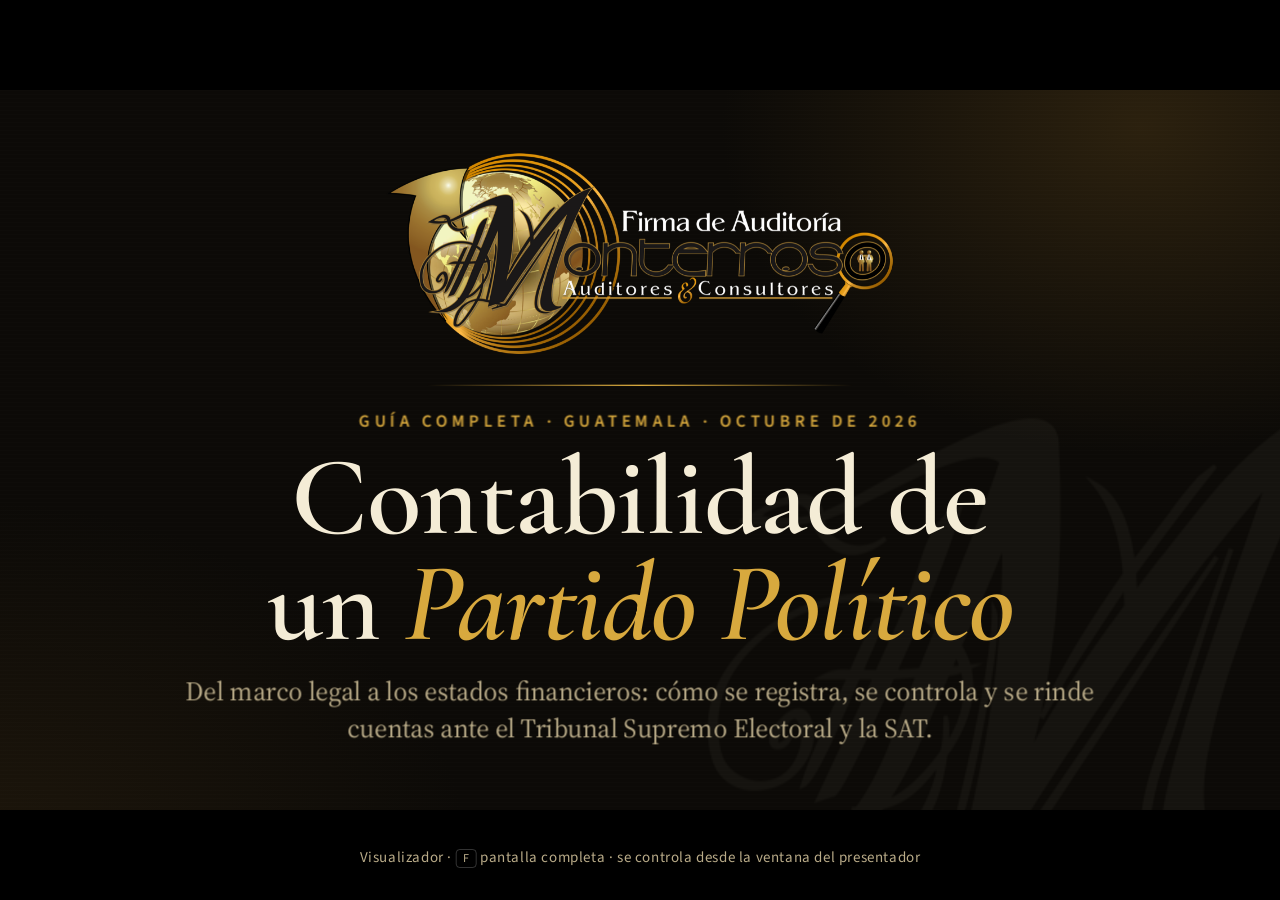
<file: presentacion-partidos/index.html>
<!doctype html>
<html lang="es">
<head>
<meta charset="utf-8">
<meta name="viewport" content="width=device-width, initial-scale=1">
<title>Contabilidad de un Partido Político</title>
<meta name="robots" content="noindex">
<link rel="icon" href="assets/monograma-m.png">
<link rel="preconnect" href="https://fonts.googleapis.com">
<link rel="preconnect" href="https://fonts.gstatic.com" crossorigin>
<link href="https://fonts.googleapis.com/css2?family=Cormorant+Garamond:ital,wght@0,500;0,600;0,700;1,500;1,600&family=Source+Sans+3:wght@400;600;700;800&family=Source+Serif+4:ital,opsz,wght@0,8..60,400;0,8..60,600;1,8..60,400&display=swap" rel="stylesheet">
<link rel="stylesheet" href="deck.css">
</head>
<body data-role="audience">
<div id="viewport"></div>
<div id="black"></div>
<div class="hintbar" id="hint">Visualizador · <kbd>F</kbd> pantalla completa · se controla desde la ventana del presentador</div>
<script src="js/slides-1.js"></script>
<script src="js/slides-1b.js"></script>
<script src="js/slides-2.js"></script>
<script src="js/slides-3.js"></script>
<script src="js/slides-4.js"></script>
<script src="config.js"></script>
<script src="js/data-source.js"></script>
<script src="js/boot.js"></script>
<script src="js/engine.js"></script>
</body>
</html>
</file>
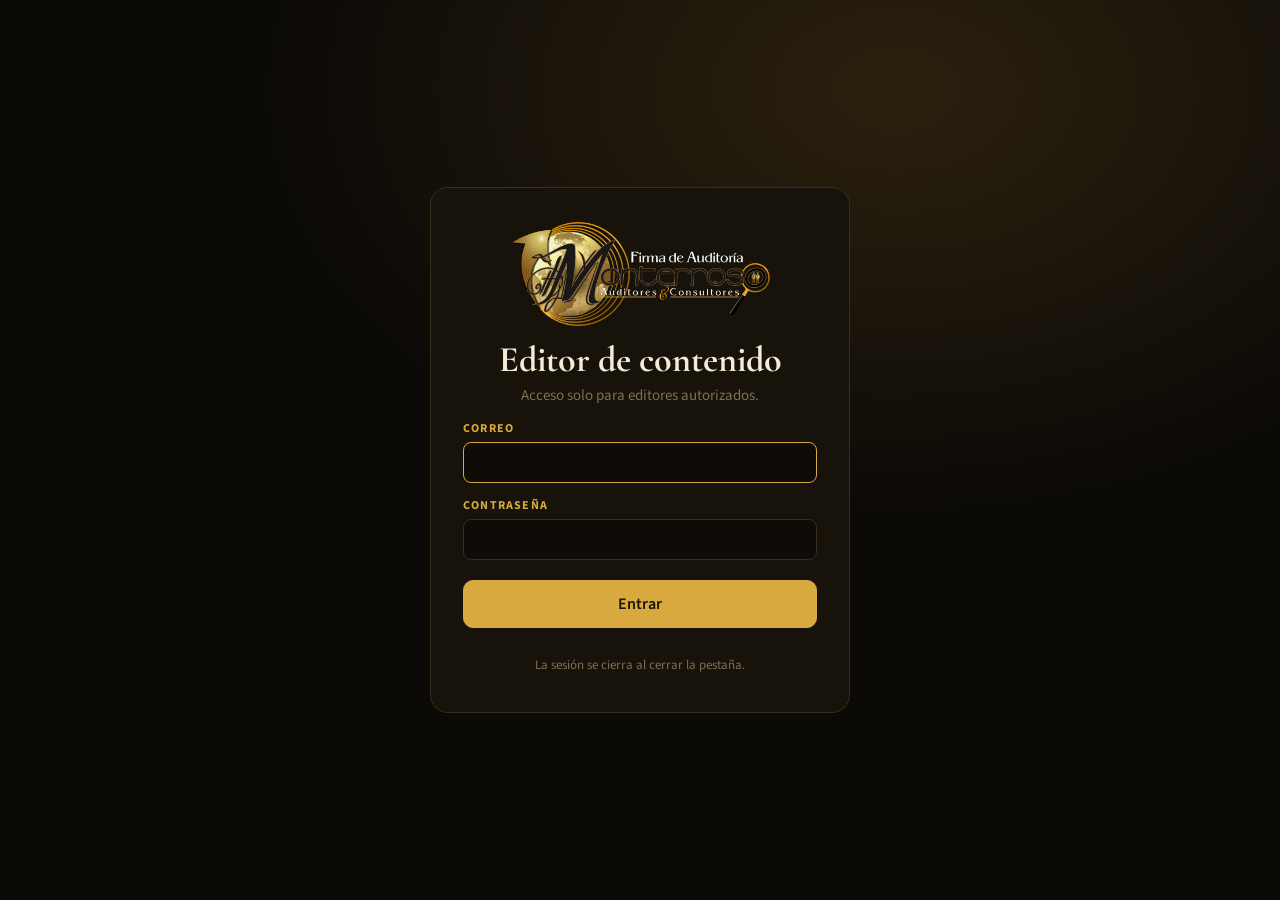
<file: presentacion-partidos/editor.html>
<!doctype html>
<html lang="es">
<head>
<meta charset="utf-8">
<meta name="viewport" content="width=device-width, initial-scale=1">
<title>Editor · Contabilidad de un Partido Político</title>
<meta name="robots" content="noindex, nofollow">
<link rel="icon" href="assets/monograma-m.png">
<link rel="preconnect" href="https://fonts.googleapis.com">
<link rel="preconnect" href="https://fonts.gstatic.com" crossorigin>
<link href="https://fonts.googleapis.com/css2?family=Cormorant+Garamond:wght@600;700&family=Source+Sans+3:wght@400;600;700&family=Source+Serif+4:wght@400;600&display=swap" rel="stylesheet">
<link rel="stylesheet" href="editor.css">
</head>
<body>

<!-- Inicio de sesión -->
<main id="login" class="login" hidden>
  <form id="loginForm" class="login-card" autocomplete="on">
    <img src="assets/logo-monterroso-blanco.png" alt="Firma de Auditoría Monterroso">
    <h1>Editor de contenido</h1>
    <p class="muted">Acceso solo para editores autorizados.</p>
    <label for="email">Correo</label>
    <input id="email" name="email" type="email" autocomplete="username" required>
    <label for="password">Contraseña</label>
    <input id="password" name="password" type="password" autocomplete="current-password" required>
    <button class="btn gold" id="loginBtn" type="submit">Entrar</button>
    <p class="msg" id="loginMsg" role="alert"></p>
    <p class="muted small">La sesión se cierra al cerrar la pestaña.</p>
  </form>
</main>

<!-- Aplicación -->
<div id="app" class="app" hidden>
  <header class="top">
    <img src="assets/logo-monterroso-blanco.png" alt="Firma de Auditoría Monterroso" class="logo">
    <label class="sr" for="deckSel">Publicación</label>
    <select id="deckSel">
      <option value="presentacion-partidos">Presentación (diapositivas)</option>
      <option value="libro-partidos">Libro (páginas)</option>
    </select>
    <span class="sp"></span>
    <span class="who" id="who"></span>
    <button class="btn" id="logoutBtn" type="button">Salir</button>
  </header>

  <aside class="list">
    <label class="sr" for="search">Buscar</label>
    <input id="search" type="search" placeholder="Buscar por título o clave…">
    <div class="count" id="count"></div>
    <ul id="items"></ul>
  </aside>

  <section class="edit" id="edit">
    <div class="empty" id="empty">Elija una página o diapositiva de la lista.</div>
    <form id="form" hidden>
      <div class="bar">
        <div>
          <div class="slug" id="slug"></div>
          <div class="flags" id="flags"></div>
        </div>
        <span class="sp"></span>
        <span class="dirty" id="dirty"></span>
        <button class="btn" id="revert" type="button">Descartar cambios</button>
        <button class="btn gold" id="save" type="submit">Guardar <kbd>Ctrl</kbd>+<kbd>S</kbd></button>
      </div>

      <div class="grid2">
        <div><label for="f_title">Título</label><input id="f_title" type="text" required></div>
        <div><label for="f_minutes">Minutos sugeridos</label><input id="f_minutes" type="number" min="0" max="99" step="0.1"></div>
        <div><label for="f_css">Clases extra (CSS)</label><input id="f_css" type="text" placeholder="vc, hs, cover…"></div>
        <div class="checks">
          <label class="chk"><input id="f_pub" type="checkbox"> Publicada</label>
          <label class="chk"><input id="f_nochrome" type="checkbox"> Sin pie ni logo</label>
        </div>
      </div>

      <div id="lockedNote" class="note warn" hidden><b>Bloqueada por el código</b>Esta pieza tiene lógica propia (calculadora o página interactiva). Su HTML no se aplica desde la base; aquí puede cambiar título, notas, minutos y si está publicada.</div>

      <label for="f_notes" id="notesLabel">Notas del presentador (HTML simple: &lt;p&gt;, &lt;b&gt;, &lt;ul&gt;)</label>
      <textarea id="f_notes" rows="7" spellcheck="true"></textarea>

      <label for="f_html">Contenido (HTML)</label>
      <textarea id="f_html" rows="16" spellcheck="false" class="code"></textarea>

      <details class="hist" id="hist">
        <summary>Historial de versiones</summary>
        <ul id="versions"></ul>
      </details>
    </form>
  </section>

  <aside class="prev">
    <div class="lab">Vista previa <span class="muted" id="prevHint"></span></div>
    <div class="prevframe" id="prevFrame"><iframe id="prev" title="Vista previa" sandbox="" referrerpolicy="no-referrer"></iframe></div>
    <div class="lab" style="margin-top:14px">Notas</div>
    <iframe class="notes-prev" id="notesPrev" title="Vista previa de notas" sandbox="" referrerpolicy="no-referrer"></iframe>
  </aside>
</div>

<div class="toast" id="toast" role="status" aria-live="polite"></div>

<script src="config.js"></script>
<script src="js/editor.js"></script>
</body>
</html>
</file>
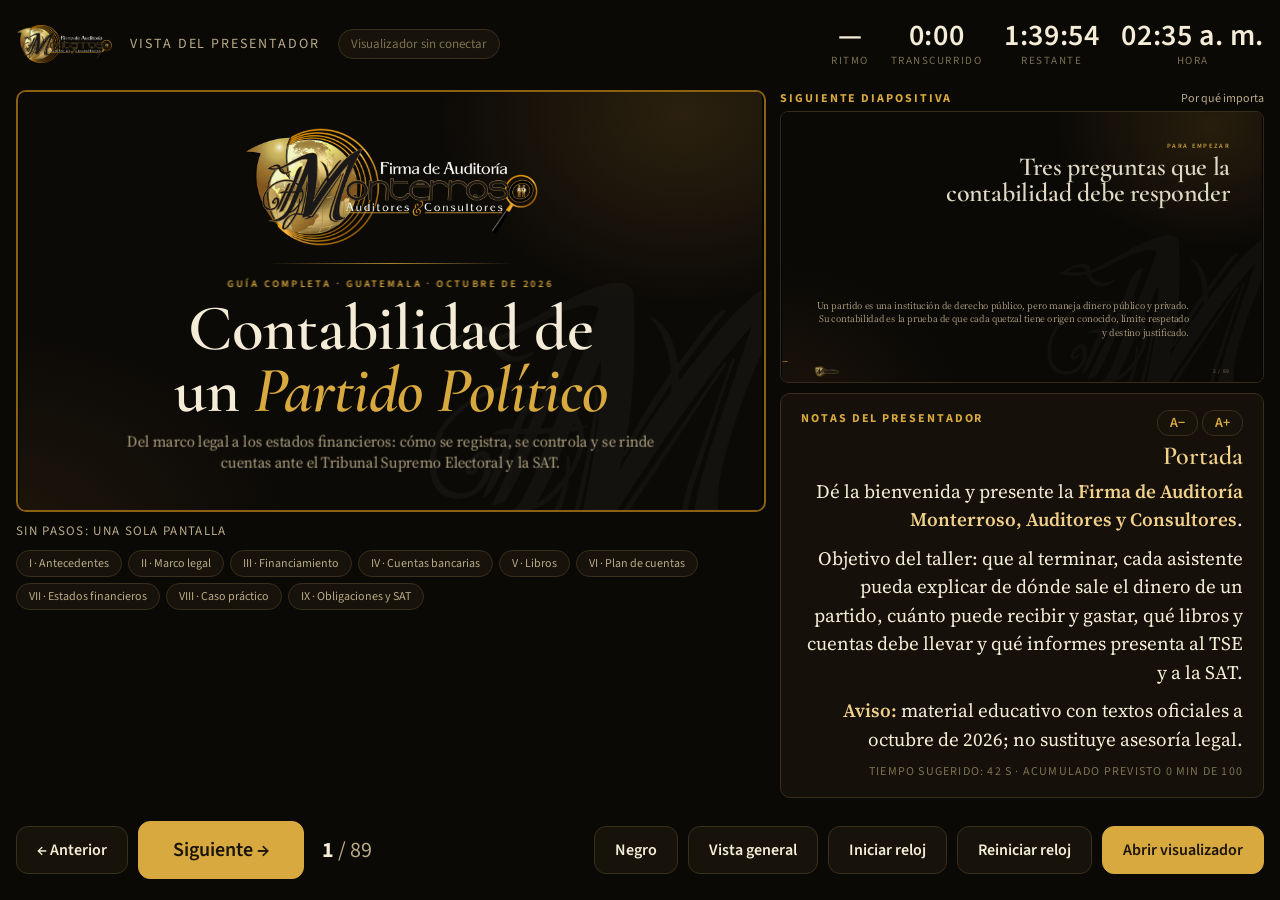
<file: presentacion-partidos/presentador.html>
<!doctype html>
<html lang="es">
<head>
<meta charset="utf-8">
<meta name="viewport" content="width=device-width, initial-scale=1">
<title>Presentador · Contabilidad de un Partido Político</title>
<meta name="robots" content="noindex">
<link rel="icon" href="assets/monograma-m.png">
<link rel="preconnect" href="https://fonts.googleapis.com">
<link rel="preconnect" href="https://fonts.gstatic.com" crossorigin>
<link href="https://fonts.googleapis.com/css2?family=Cormorant+Garamond:ital,wght@0,500;0,600;0,700;1,500;1,600&family=Source+Sans+3:wght@400;600;700;800&family=Source+Serif+4:ital,opsz,wght@0,8..60,400;0,8..60,600;1,8..60,400&display=swap" rel="stylesheet">
<link rel="stylesheet" href="deck.css">
</head>
<body class="presenter" data-role="presenter">
<div class="pv">
  <header>
    <img src="assets/logo-monterroso-blanco.png" alt="Firma de Auditoría Monterroso">
    <span class="ttl">Vista del presentador</span>
    <span class="status" id="status">Visualizador sin conectar</span>
    <span class="sp"></span>
    <div class="clock">
      <div class="box" id="tPace"><b id="tPaceV">—</b><span>Ritmo</span></div>
      <div class="box"><b id="tElapsed">0:00</b><span>Transcurrido</span></div>
      <div class="box"><b id="tLeft">90:00</b><span>Restante</span></div>
      <div class="box"><b id="tClock">--:--</b><span>Hora</span></div>
    </div>
  </header>
  <section class="left">
    <div id="curHolder"></div>
    <div class="steps" id="steps"></div>
    <div class="secbar" id="secbar"></div>
  </section>
  <section class="right">
    <div><div class="lab" id="nextLab">Siguiente<span></span><span id="nextTtl" style="color:var(--mute);font-weight:400;letter-spacing:0;text-transform:none"></span></div><div id="nextHolder"></div></div>
    <div class="notes" id="notes">
      <div class="lab" style="font-size:12px;letter-spacing:.16em;text-transform:uppercase;color:var(--gold);font-weight:700;margin-bottom:6px;display:flex;justify-content:space-between"><span>Notas del presentador</span><span><button class="btn" id="nMinus" type="button" style="padding:2px 12px;font-size:14px" aria-label="Reducir letra">A−</button> <button class="btn" id="nPlus" type="button" style="padding:2px 12px;font-size:14px" aria-label="Aumentar letra">A+</button></span></div>
      <h3 class="n-t" id="nTitle"></h3>
      <div class="n-b" id="nBody"></div>
      <div class="n-m" id="nMeta"></div>
    </div>
  </section>
  <footer>
    <button class="btn" id="btnPrev" type="button">← Anterior</button>
    <button class="btn gold big" id="btnNext" type="button">Siguiente →</button>
    <span class="cnt2" id="cnt"></span>
    <span class="sp"></span>
    <button class="btn" id="btnBlack" type="button" title="Pantalla en negro (B)">Negro</button>
    <button class="btn" id="btnGrid" type="button" title="Vista general (G)">Vista general</button>
    <button class="btn" id="btnTimer" type="button" title="T">Iniciar reloj</button>
    <button class="btn" id="btnReset" type="button">Reiniciar reloj</button>
    <button class="btn gold" id="btnOpen" type="button">Abrir visualizador</button>
  </footer>
</div>
<div id="grid"><div class="gh"><span>Vista general · clic para saltar</span><button class="btn" id="gridClose" type="button">Cerrar (Esc)</button></div><div class="gg"></div></div>
<script src="js/slides-1.js"></script>
<script src="js/slides-1b.js"></script>
<script src="js/slides-2.js"></script>
<script src="js/slides-3.js"></script>
<script src="js/slides-4.js"></script>
<script src="config.js"></script>
<script src="js/data-source.js"></script>
<script src="js/boot.js"></script>
<script src="js/engine.js"></script>
</body>
</html>
</file>
<file: contabilidad-partido-politico/styles.css>
/* Libro interactivo — Contabilidad de un Partido Político (Guatemala)
   Firma de Auditoría Monterroso, Auditores & Consultores */

:root {
  --ink: #1d1a16;
  --ink-soft: #4a443b;
  --paper: #f7f1e3;
  --paper-2: #efe5cf;
  --paper-3: #e6d9bb;
  --rule: #cdbd96;
  --gold: #8d6112;          /* texto dorado, contraste AA sobre papel */
  --gold-bright: #c8962e;   /* decorativo */
  --gold-soft: #ecd9a6;
  --night: #15120e;
  --night-2: #221d16;
  --ok: #2f6b3a;
  --warn: #9a3a1a;
  --info: #25507a;
  --ease-out: cubic-bezier(0.23, 1, 0.32, 1);
  --serif: "Source Serif 4", "Iowan Old Style", Georgia, serif;
  --display: "Cormorant Garamond", "Iowan Old Style", Georgia, serif;
  --sans: "Source Sans 3", "Avenir Next", "Segoe UI", system-ui, sans-serif;
  --pw: 560px;
  --ph: 780px;
}

* { box-sizing: border-box; }
html, body { height: 100%; margin: 0; }
body {
  background: radial-gradient(1200px 700px at 50% 40%, #2c251b 0%, var(--night) 70%);
  color: var(--ink);
  font-family: var(--serif);
  overflow: hidden;
  -webkit-font-smoothing: antialiased;
}
button { font: inherit; color: inherit; cursor: pointer; }
:focus-visible { outline: 2px solid var(--gold-bright); outline-offset: 2px; }

/* ---------- Barra superior ---------- */
.topbar {
  position: fixed; inset: 0 0 auto 0; height: 56px; z-index: 50;
  display: flex; align-items: center; gap: 16px; padding: 0 20px;
  background: linear-gradient(#0e0c09ee, #0e0c0900);
  color: #efe5cf; font-family: var(--sans);
}
.topbar .brand { display: flex; align-items: center; gap: 10px; text-decoration: none; color: inherit; }
.topbar .brand img { height: 30px; width: auto; display: block; }
.topbar .title { font-size: 13px; letter-spacing: .08em; text-transform: uppercase; opacity: .75; white-space: nowrap; }
.topbar .spacer { flex: 1; }
.chips { display: flex; gap: 6px; overflow-x: auto; scrollbar-width: none; max-width: 62vw; }
.chips::-webkit-scrollbar { display: none; }
.chip {
  border: 1px solid #ffffff2a; background: #ffffff0d; color: #efe5cf;
  border-radius: 999px; padding: 5px 11px; font-size: 12px; white-space: nowrap;
  transition: background-color .15s var(--ease-out), border-color .15s var(--ease-out), transform .12s var(--ease-out);
}
.chip:active { transform: scale(.97); }
@media (hover: hover) and (pointer: fine) { .chip:hover { background: #ffffff1f; border-color: #c8962e99; } }
.chip[aria-current="true"] { background: var(--gold-bright); color: #1d1a16; border-color: var(--gold-bright); font-weight: 600; }
.iconbtn {
  width: 36px; height: 36px; display: grid; place-items: center; border-radius: 50%;
  border: 1px solid #ffffff2a; background: #ffffff0d; color: #efe5cf;
  transition: background-color .15s var(--ease-out), transform .12s var(--ease-out);
}
.iconbtn:active { transform: scale(.97); }
@media (hover: hover) and (pointer: fine) { .iconbtn:hover { background: #ffffff22; } }
.iconbtn svg { width: 18px; height: 18px; }
.iconbtn[aria-pressed="true"] { background: var(--gold-bright); color: #1d1a16; }

/* ---------- Escenario y libro ---------- */
.stage { position: fixed; inset: 0; display: grid; grid-template-columns: minmax(0, 1fr); grid-template-rows: minmax(0, 1fr); place-items: center; padding-top: 40px; padding-bottom: 46px; }
.book {
  position: relative; width: calc(var(--pw) * 2); height: var(--ph);
  transform: scale(var(--k, .8)) translateX(var(--shift, 0px));
  transform-origin: center center;
  perspective: 3200px;
  transition: transform .7s var(--ease-out);
  filter: drop-shadow(0 30px 40px #000a);
}
.slot { position: absolute; top: 0; width: var(--pw); height: var(--ph); }
.slot.left { left: 0; }
.slot.right { left: var(--pw); }
.spine {
  position: absolute; left: calc(var(--pw) - 1px); top: 0; width: 2px; height: 100%;
  background: linear-gradient(#0000, #0006, #0000); z-index: 3; pointer-events: none;
}
.book.single { width: var(--pw); perspective: none; }
.book.single .slot.right { left: 0; }
.book.single .slot.left, .book.single .spine { display: none; }

/* ---------- Páginas ---------- */
.page {
  position: relative; width: var(--pw); height: var(--ph); overflow: hidden;
  background:
    radial-gradient(ellipse at 50% 0%, #fffdf6aa, #fffdf600 60%),
    linear-gradient(var(--paper), var(--paper));
  padding: 54px 44px 52px; font-size: 13.5px; line-height: 1.44; color: var(--ink);
  user-select: text;
}
.slot.left .page { box-shadow: inset -34px 0 38px -26px #3d2a0a55; border-radius: 4px 0 0 4px; }
.slot.right .page { box-shadow: inset 34px 0 38px -26px #3d2a0a55; border-radius: 0 4px 4px 0; }
.page .mono-wm {
  position: absolute; right: -40px; bottom: 22px; width: 280px; opacity: .045; pointer-events: none;
}
.page .runhead {
  position: absolute; top: 22px; left: 46px; right: 46px; display: flex; justify-content: space-between;
  font-family: var(--sans); font-size: 10.5px; letter-spacing: .12em; text-transform: uppercase; color: var(--gold);
  border-bottom: 1px solid var(--rule); padding-bottom: 7px;
}
.page .folio {
  position: absolute; bottom: 22px; left: 0; right: 0; text-align: center;
  font-family: var(--display); font-size: 15px; color: var(--ink-soft);
}
.page .folio::before, .page .folio::after { content: "—"; margin: 0 .6em; color: var(--gold-bright); }

.page h1, .page h2, .page h3 { font-family: var(--display); font-weight: 700; margin: 0; line-height: 1.08; color: var(--ink); text-wrap: balance; }
.page h2 { font-size: 30px; margin-bottom: 8px; }
.page h3 { font-size: 19px; margin: 10px 0 3px; color: #3a2b0d; }
.page p { margin: 0 0 7px; text-wrap: pretty; }
.kicker {
  font-family: var(--sans); font-size: 11px; letter-spacing: .16em; text-transform: uppercase; color: var(--gold);
  font-weight: 600; margin-bottom: 6px; display: block;
}
.lead { font-size: 15px; line-height: 1.46; color: var(--ink-soft); }
.page ul, .page ol { margin: 4px 0 10px; padding-left: 20px; }
.page li { margin-bottom: 3px; }
.page strong { font-weight: 700; }
.num { font-variant-numeric: tabular-nums; font-family: var(--sans); }
.small { font-size: 11.8px; line-height: 1.4; color: var(--ink-soft); }
.rule { height: 1px; background: var(--rule); border: 0; margin: 12px 0; }
.dropcap::first-letter { font-family: var(--display); font-size: 56px; float: left; line-height: .8; padding: 6px 8px 0 0; color: var(--gold); font-weight: 700; }

.law {
  display: inline-block; font-family: var(--sans); font-size: 10.8px; letter-spacing: .03em; font-weight: 600;
  color: var(--gold); background: var(--gold-soft); border-radius: 3px; padding: 1px 6px; vertical-align: 1px;
}
.law.fix { background: #f3d9cc; color: var(--warn); }
.verify { display: inline-block; font-family: var(--sans); font-size: 10.5px; font-weight: 700; color: var(--warn); background: #f6e0d4; border-radius: 3px; padding: 1px 6px; text-transform: uppercase; letter-spacing: .06em; }

.note {
  border-left: 3px solid var(--gold-bright); background: var(--paper-2); padding: 6px 11px; margin: 8px 0;
  font-size: 12.6px; line-height: 1.4; border-radius: 0 4px 4px 0;
}
.note.warn { border-color: var(--warn); background: #f6e3d8; }
.note.ok { border-color: var(--ok); background: #e4eedb; }
.note b:first-child { font-family: var(--sans); text-transform: uppercase; letter-spacing: .08em; font-size: 10.8px; display: block; margin-bottom: 2px; color: var(--gold); }
.note.warn b:first-child { color: var(--warn); }
.note.ok b:first-child { color: var(--ok); }

/* ---------- Tablas ---------- */
table.t { width: 100%; border-collapse: collapse; font-family: var(--sans); font-size: 11.8px; margin: 5px 0 8px; }
table.t th { background: var(--night); color: #f1e6c8; font-weight: 600; text-align: left; padding: 6px 8px; font-size: 11px; letter-spacing: .05em; text-transform: uppercase; }
table.t td { padding: 3.5px 7px; border-bottom: 1px solid var(--rule); vertical-align: top; }
table.t tr:nth-child(even) td { background: #00000007; }
table.t td.r, table.t th.r { text-align: right; font-variant-numeric: tabular-nums; }
table.t tr.tot td { font-weight: 700; border-top: 2px solid var(--ink); background: var(--paper-2); }

/* Libro diario */
.partida { margin: 0 0 8px; border: 1px solid var(--rule); border-radius: 4px; background: #fffdf6; overflow: hidden; }
.partida > summary, .partida > .ph {
  list-style: none; display: flex; justify-content: space-between; gap: 8px; align-items: center;
  background: var(--paper-3); padding: 4px 9px; font-family: var(--sans); font-size: 11.6px; font-weight: 700; cursor: pointer;
}
.partida > summary::-webkit-details-marker { display: none; }
.partida > summary::after { content: "+"; font-size: 15px; color: var(--gold); transition: transform .2s var(--ease-out); }
.partida[open] > summary::after { transform: rotate(45deg); }
.partida table { width: 100%; border-collapse: collapse; font-family: var(--sans); font-size: 11.6px; }
.partida td { padding: 2px 8px; vertical-align: top; }
.partida td.c { color: var(--ink-soft); width: 82px; white-space: nowrap; font-variant-numeric: tabular-nums; }
.partida td.h { padding-left: 24px; }
.partida td.d, .partida td.hh { text-align: right; width: 64px; font-variant-numeric: tabular-nums; }
.partida .gl { font-size: 11px; color: var(--ink-soft); padding: 2px 9px 6px; font-style: italic; font-family: var(--serif); line-height: 1.3; }
.partida[open] .gl { animation: rise .35s var(--ease-out) both; }

/* Cuentas T */
.tgrid { display: grid; grid-template-columns: 1fr 1fr; gap: 8px 10px; }
.tacct { border: 1px solid var(--rule); background: #fffdf6; border-radius: 4px; font-family: var(--sans); font-size: 11.4px; }
.tacct .tt { background: var(--night); color: #f1e6c8; text-align: center; padding: 3px 4px; font-weight: 600; font-size: 11px; letter-spacing: .03em; }
.tacct .cols { display: grid; grid-template-columns: 1fr 1fr; }
.tacct .cols > div { padding: 3px 7px; min-height: 40px; font-variant-numeric: tabular-nums; }
.tacct .cols > div:first-child { border-right: 1px solid var(--ink); }
.tacct .cols div span { display: flex; justify-content: space-between; gap: 6px; }
.tacct .cols div span i { font-style: normal; color: var(--ink-soft); }
.tacct .sal { border-top: 1px solid var(--rule); text-align: right; padding: 3px 7px; font-weight: 700; background: var(--paper-2); }

/* ---------- Componentes ---------- */
.cols2 { display: grid; grid-template-columns: 1fr 1fr; gap: 10px; }
.card { border: 1px solid var(--rule); background: #fffdf6; border-radius: 6px; padding: 9px 11px; }
.card h4 { margin: 0 0 3px; font-family: var(--sans); font-size: 12.4px; letter-spacing: .05em; text-transform: uppercase; color: var(--gold); }
.card p { margin: 0; font-size: 12.2px; line-height: 1.38; }
.card.dark { background: var(--night); border-color: #000; color: #efe5cf; }
.card.dark h4 { color: var(--gold-bright); }
.card.red { border-color: #d9a68f; background: #fbece4; }
.card.red h4 { color: var(--warn); }
.card.green { border-color: #a8c79a; background: #edf5e6; }
.card.green h4 { color: var(--ok); }

.toc { list-style: none; padding: 0; margin: 8px 0; counter-reset: s; }
.toc li { counter-increment: s; border-bottom: 1px dotted var(--rule); }
.toc a {
  display: grid; grid-template-columns: 46px 1fr auto; align-items: baseline; gap: 6px; padding: 5px 4px; text-decoration: none; color: var(--ink);
  transition: background-color .15s var(--ease-out), padding-left .2s var(--ease-out);
}
.toc a::before { content: counter(s, upper-roman); font-family: var(--display); font-size: 21px; color: var(--gold); font-weight: 700; }
.toc a .tt { font-family: var(--display); font-size: 21px; font-weight: 600; line-height: 1.05; }
.toc a .ds { display: block; font-family: var(--sans); font-size: 11.6px; color: var(--ink-soft); font-weight: 400; margin-top: 1px; }
.toc a .pg { font-family: var(--sans); font-size: 12px; color: var(--gold); font-weight: 700; }
@media (hover: hover) and (pointer: fine) { .toc a:hover { background: var(--paper-2); padding-left: 10px; } }

/* línea de tiempo */
.tl { position: relative; margin: 8px 0 0 12px; padding-left: 20px; border-left: 2px solid var(--gold-bright); }
.tl .ev { position: relative; margin-bottom: 11px; }
.tl .ev::before { content: ""; position: absolute; left: -27px; top: 5px; width: 11px; height: 11px; border-radius: 50%; background: var(--paper); border: 2px solid var(--gold); }
.tl .ev.key::before { background: var(--gold-bright); }
.tl .yr { font-family: var(--display); font-size: 22px; font-weight: 700; color: var(--gold); line-height: 1; }
.tl .ev p { margin: 1px 0 0; font-size: 13.3px; line-height: 1.4; }

/* pirámide */
.pyr { display: flex; flex-direction: column; align-items: center; gap: 4px; margin: 8px 0; }
.pyr .lv { color: #1d1a16; border-radius: 3px; padding: 7px 10px; text-align: center; font-family: var(--sans); font-size: 12.4px; line-height: 1.25; }
.pyr .lv b { display: block; font-size: 13px; }

/* flujo */
.flow { display: flex; align-items: stretch; gap: 4px; margin: 8px 0; }
.flow .st { flex: 1; border: 1px solid var(--rule); background: #fffdf6; border-radius: 5px; padding: 6px 7px; font-family: var(--sans); font-size: 11.2px; line-height: 1.3; text-align: center; position: relative; }
.flow .st b { display: block; font-size: 11.6px; color: var(--gold); margin-bottom: 1px; }
.flow .st + .st::before { content: "›"; position: absolute; left: -9px; top: 38%; color: var(--gold); font-size: 15px; font-weight: 700; }

/* calculadoras */
.calc { border: 1.5px solid var(--gold-bright); border-radius: 8px; background: #fffbef; padding: 8px 11px; margin: 6px 0; }
.calc .ct { font-family: var(--sans); font-weight: 700; font-size: 11.4px; text-transform: uppercase; letter-spacing: .09em; color: var(--gold); margin-bottom: 6px; display: flex; align-items: center; gap: 6px; }
.calc .ct::before { content: ""; width: 7px; height: 7px; background: var(--gold-bright); border-radius: 50%; }
.calc label { display: block; font-family: var(--sans); font-size: 11.6px; font-weight: 600; color: var(--ink-soft); margin: 4px 0 2px; }
.calc input[type="number"], .calc input[type="text"], .calc select {
  width: 100%; font-family: var(--sans); font-size: 13px; padding: 3px 7px; border: 1px solid var(--rule); border-radius: 4px; background: #fff; color: var(--ink);
  font-variant-numeric: tabular-nums;
}
.calc .row2 { display: grid; grid-template-columns: 1fr 1fr; gap: 8px; }
.calc .out { margin-top: 6px; background: var(--night); color: #f1e6c8; border-radius: 6px; padding: 6px 10px; font-family: var(--sans); }
.calc .out .big { font-family: var(--display); font-size: 25px; font-weight: 700; color: var(--gold-bright); line-height: 1.05; font-variant-numeric: tabular-nums; }
.calc .out .lbl { font-size: 11px; opacity: .8; }
.calc .out .ln { display: flex; justify-content: space-between; gap: 8px; font-size: 11.6px; padding: 1px 0; border-top: 1px solid #ffffff1f; font-variant-numeric: tabular-nums; }
.calc .out .ln:first-of-type { border-top: 0; }
.calc .verdict { margin-top: 6px; font-family: var(--sans); font-size: 12.4px; font-weight: 700; padding: 5px 9px; border-radius: 4px; }
.calc .verdict.ok { background: #dcebd2; color: var(--ok); }
.calc .verdict.no { background: #f6d9cc; color: var(--warn); }
.bar { display: flex; height: 22px; border-radius: 4px; overflow: hidden; margin-top: 6px; font-family: var(--sans); font-size: 10.6px; font-weight: 700; color: #1d1a16; }
.bar span { display: grid; place-items: center; transition: flex-grow .4s var(--ease-out); min-width: 0; }

/* checklist */
.check { list-style: none; padding: 0; margin: 6px 0; }
.check li { margin: 0; }
.check label { display: flex; gap: 9px; align-items: flex-start; padding: 5px 7px; border-radius: 5px; cursor: pointer; font-size: 13.2px; line-height: 1.35; transition: background-color .15s var(--ease-out); }
@media (hover: hover) and (pointer: fine) { .check label:hover { background: var(--paper-2); } }
.check input { appearance: none; -webkit-appearance: none; flex: none; width: 17px; height: 17px; margin-top: 1px; border: 1.5px solid var(--gold); border-radius: 3px; background: #fff; display: grid; place-items: center; cursor: pointer; transition: background-color .15s var(--ease-out); }
.check input:checked { background: var(--ok); border-color: var(--ok); }
.check input:checked::after { content: ""; width: 9px; height: 5px; border-left: 2px solid #fff; border-bottom: 2px solid #fff; transform: translateY(-1px) rotate(-45deg); }
.check input:checked + span { color: var(--ink-soft); text-decoration: line-through; text-decoration-color: #0004; }
.meter { height: 9px; background: var(--paper-3); border-radius: 5px; overflow: hidden; margin: 8px 0 2px; }
.meter i { display: block; height: 100%; width: 0; background: linear-gradient(90deg, var(--gold-bright), var(--ok)); transition: width .4s var(--ease-out); }

/* cuentas bancarias */
.banks { display: grid; grid-template-columns: 1fr 1fr; gap: 8px; margin: 8px 0; }
.bank { border-radius: 6px; padding: 8px 10px; font-family: var(--sans); font-size: 12px; line-height: 1.35; border: 1px solid; }
.bank b { display: block; font-size: 12.6px; margin-bottom: 2px; }
.bank.pub { background: #e3ecf5; border-color: #9db9d6; color: #1d3a57; }
.bank.pri { background: #f6ecd0; border-color: #d4b86a; color: #4d3908; }
.bank.cam { background: #f3dfd6; border-color: #d29b86; color: #6a2a14; }
.bank.loc { background: #e5efdc; border-color: #a8c79a; color: #2a4d1c; }

/* ---------- Portada ---------- */
.page.cover {
  background:
    radial-gradient(ellipse at 50% 18%, #3a2f1e 0%, #15120e 70%);
  color: #efe5cf; padding: 0; display: flex; flex-direction: column; align-items: center; text-align: center;
  box-shadow: inset 34px 0 38px -26px #000a, inset 0 0 0 1px #c8962e55;
}
.page.cover::before { content: ""; position: absolute; inset: 18px; border: 1px solid #c8962e66; pointer-events: none; }
.page.cover::after { content: ""; position: absolute; inset: 24px; border: 1px solid #c8962e2a; pointer-events: none; }
.cover .logo { width: 410px; margin-top: 66px; }
.cover .ornament { width: 140px; height: 1px; background: linear-gradient(90deg, #0000, var(--gold-bright), #0000); margin: 26px auto 22px; }
.cover .ct { font-family: var(--sans); font-size: 12px; letter-spacing: .3em; text-transform: uppercase; color: var(--gold-bright); }
.cover h1 { color: #f8efd7; font-size: 52px; line-height: 1.02; margin: 14px 40px 0; font-weight: 700; }
.cover h1 em { color: var(--gold-bright); font-style: italic; font-weight: 600; }
.cover .sub { font-family: var(--serif); font-size: 16px; line-height: 1.45; color: #cdbf9d; margin: 18px 56px 0; }
.cover .edition { position: absolute; bottom: 52px; left: 0; right: 0; font-family: var(--sans); font-size: 11px; letter-spacing: .22em; text-transform: uppercase; color: #a89870; }
.cover .hint { margin-top: 26px; font-family: var(--sans); font-size: 12px; color: #1d1a16; background: var(--gold-bright); border: 0; border-radius: 999px; padding: 9px 20px; font-weight: 700; letter-spacing: .04em; transition: transform .12s var(--ease-out), background-color .15s var(--ease-out); }
.cover .hint:active { transform: scale(.97); }
@media (hover: hover) and (pointer: fine) { .cover .hint:hover { background: #dba93c; } }
.page.back { background: radial-gradient(ellipse at 50% 30%, #3a2f1e 0%, #15120e 72%); color: #efe5cf; display: flex; flex-direction: column; align-items: center; justify-content: center; text-align: center; box-shadow: inset -34px 0 38px -26px #000a, inset 0 0 0 1px #c8962e55; }
.page.back::before { content: ""; position: absolute; inset: 18px; border: 1px solid #c8962e66; pointer-events: none; }
.page.back img { width: 330px; }
.page.back p { color: #cdbf9d; font-size: 13px; margin: 16px 56px 0; line-height: 1.5; }
.page.back .small { color: #a89870; }

/* ---------- Hoja que gira ---------- */
.flipper {
  position: absolute; top: 0; left: var(--pw); width: var(--pw); height: var(--ph);
  transform-style: preserve-3d; transform-origin: left center; z-index: 10; display: none; will-change: transform;
}
.flipper.back-dir { left: 0; transform-origin: right center; }
.flipper .face { position: absolute; inset: 0; backface-visibility: hidden; -webkit-backface-visibility: hidden; overflow: hidden; }
.flipper .face.bk { transform: rotateY(180deg); }
.flipper .face::after { content: ""; position: absolute; inset: 0; pointer-events: none; background: linear-gradient(90deg, #0000, #0000); }
.flipper.go .face::after { animation: shade .75s var(--ease-out) both; }
@keyframes shade { 0% { background: linear-gradient(90deg, #0003, #0000 40%); } 50% { background: linear-gradient(90deg, #0006, #0000 70%); } 100% { background: linear-gradient(90deg, #0000, #0000); } }
@keyframes rise { from { opacity: 0; transform: translateY(4px); } to { opacity: 1; transform: none; } }

/* clics laterales */
.edge { position: fixed; top: 56px; bottom: 46px; width: 9vw; z-index: 20; border: 0; background: transparent; }
.edge.l { left: 0; } .edge.r { right: 0; }
.edge svg { position: absolute; top: 50%; width: 30px; height: 30px; transform: translateY(-50%); color: #efe5cf; opacity: .35; transition: opacity .15s var(--ease-out); }
.edge.l svg { left: 18px; } .edge.r svg { right: 18px; }
@media (hover: hover) and (pointer: fine) { .edge:hover svg { opacity: .9; } }
.edge[disabled] { pointer-events: none; } .edge[disabled] svg { opacity: .08; }

/* barra inferior */
.bottombar {
  position: fixed; left: 0; right: 0; bottom: 0; height: 46px; z-index: 50; display: flex; align-items: center; gap: 12px; padding: 0 20px;
  font-family: var(--sans); font-size: 12px; color: #cdbf9d; background: linear-gradient(#0e0c0900, #0e0c09ee);
}
.progress { flex: 1; height: 4px; background: #ffffff1f; border-radius: 2px; overflow: hidden; cursor: pointer; }
.progress i { display: block; height: 100%; width: 0; background: var(--gold-bright); transition: width .5s var(--ease-out); }
.bottombar kbd { font-family: var(--sans); border: 1px solid #ffffff33; border-radius: 3px; padding: 0 5px; font-size: 11px; }

/* ---------- Responsive ---------- */
@media (max-width: 820px) {
  .topbar .title, .topbar .chips { display: none; }
  .edge { width: 14vw; }
  .bottombar .keys { display: none; }
}
@media (prefers-reduced-motion: reduce) {
  .book { transition: none; }
  .flipper { display: none !important; }
  .partida[open] .gl { animation: none; }
  .calc .out .big, .bar span, .meter i, .progress i { transition: none; }
}
body.fade .slot { animation: fadein .18s ease-out both; }
@keyframes fadein { from { opacity: .3; } to { opacity: 1; } }

/* ---------- Impresión: una página por hoja ---------- */
@media print {
  @page { size: 560px 780px; margin: 0; }
  html, body { height: auto; overflow: visible; background: #fff; }
  .topbar, .bottombar, .edge, .flipper, .spine, .stage { display: none !important; }
  #print-root { display: block !important; }
  #print-root .page { break-after: page; box-shadow: none !important; border-radius: 0; -webkit-print-color-adjust: exact; print-color-adjust: exact; }
}
#print-root { display: none; }

/* ---------- Complementos ---------- */
#pages { display: none; }
.page .ribbon { display: none; position: absolute; top: -2px; right: 34px; width: 22px; height: 64px; background: #9a2a1a; clip-path: polygon(0 0, 100% 0, 100% 100%, 50% 80%, 0 100%); z-index: 4; }
.page.marked .ribbon { display: block; }

table.t.dense td, table.t.dense th { padding: 1.5px 6px; }
.tl .ev { margin-bottom: 8px; }
.tl .ev p { font-size: 12.6px; }
.partida td { padding: 1.5px 8px; }
table.t.dense { table-layout: fixed; }
table.t.dense td, table.t.dense th { white-space: nowrap; overflow: hidden; text-overflow: ellipsis; }
table.t.dense th:nth-child(1), table.t.dense td:nth-child(1) { width: 78px; }
table.t.dense th:nth-child(n+3), table.t.dense td:nth-child(n+3) { width: 60px; }
</file>
<file: presentacion-partidos/deck.css>
/* Presentación: Contabilidad de un Partido Político — Firma de Auditoría Monterroso */
:root {
  --bg: #0c0a07; --bg2: #16120c; --panel: #1b160e; --line: #3a2f1c;
  --ink: #f4ecd6; --mute: #b9ab88; --dim: #7d7152;
  --gold: #d8a93e; --gold2: #f1d089; --gold3: #8d6112;
  --red: #e5805a; --green: #94c98d; --blue: #94b9e0;
  --ease: cubic-bezier(0.23, 1, 0.32, 1);
  --display: "Cormorant Garamond", "Iowan Old Style", Georgia, serif;
  --serif: "Source Serif 4", Georgia, serif;
  --sans: "Source Sans 3", "Avenir Next", system-ui, sans-serif;
}
* { box-sizing: border-box; }
html, body { margin: 0; height: 100%; background: #000; color: var(--ink); overflow: hidden; -webkit-font-smoothing: antialiased; }
button { font: inherit; color: inherit; cursor: pointer; }
:focus-visible { outline: 3px solid var(--gold); outline-offset: 2px; }

/* ===== escenario 1920x1080 ===== */
#viewport { position: fixed; inset: 0; display: grid; place-items: center; background: #000; }
.frame { position: relative; overflow: hidden; background: #000; }
#viewport .frame { width: 100vw; height: 100vh; }
.stage { position: absolute; left: 0; top: 0; width: 1920px; height: 1080px; transform-origin: 0 0; background: var(--bg); overflow: hidden; font-family: var(--sans); }
.bg { position: absolute; inset: 0; pointer-events: none; }
.bg::before { content: ""; position: absolute; inset: -20%; background:
  radial-gradient(900px 700px at 78% 18%, #3b2c12aa, transparent 70%),
  radial-gradient(1100px 800px at 12% 92%, #2a1f0e99, transparent 70%);
  animation: drift 26s ease-in-out infinite alternate; }
.bg::after { content: ""; position: absolute; inset: 0; background-image: linear-gradient(#ffffff05 1px, transparent 1px); background-size: 100% 6px; opacity: .5; }
@keyframes drift { from { transform: translate3d(-2%, -1%, 0); } to { transform: translate3d(3%, 2%, 0); } }
.wm { position: absolute; right: -120px; bottom: -160px; width: 980px; opacity: .035; filter: invert(1) sepia(1) saturate(2); pointer-events: none; }

.layer { position: absolute; inset: 0; }
.slide { position: absolute; inset: 0; padding: 96px 128px 120px; }
.slide.enter-fwd { animation: wipeIn .95s var(--ease) both; }
.slide.enter-back { animation: wipeInB .95s var(--ease) both; }
.slide.leave { animation: leaveOut .8s var(--ease) both; pointer-events: none; }
@keyframes wipeIn { from { clip-path: inset(0 0 0 100%); transform: translate3d(60px,0,0); } to { clip-path: inset(0 0 0 0); transform: none; } }
@keyframes wipeInB { from { clip-path: inset(0 100% 0 0); transform: translate3d(-60px,0,0); } to { clip-path: inset(0 0 0 0); transform: none; } }
@keyframes leaveOut { from { opacity: 1; transform: none; filter: blur(0); } to { opacity: 0; transform: scale(.97); filter: blur(10px); } }
.slide.static, .slide.static * { animation: none !important; transition: none !important; }

/* chrome */
.chrome { position: absolute; left: 0; right: 0; bottom: 0; height: 84px; display: flex; align-items: center; gap: 28px; padding: 0 128px; font-size: 22px; letter-spacing: .14em; text-transform: uppercase; color: var(--dim); z-index: 5; }
.chrome img { height: 40px; opacity: .9; }
.chrome .sec { color: var(--mute); flex: 1; }
.chrome .pg { font-variant-numeric: tabular-nums; }
.chrome .bar { position: absolute; left: 0; top: 0; height: 3px; width: 0; background: linear-gradient(90deg, var(--gold3), var(--gold)); transition: width .8s var(--ease); }
.stage.nochrome .chrome { display: none; }

/* ===== animación de entrada ===== */
.a, .a-l, .a-r, .a-z { opacity: 0; }
.slide:not(.static) .a   { animation: rise .85s var(--ease) calc(var(--i, 0) * 70ms + var(--d, 220ms)) both; }
.slide:not(.static) .a-l { animation: fromL .85s var(--ease) calc(var(--i, 0) * 70ms + var(--d, 220ms)) both; }
.slide:not(.static) .a-r { animation: fromR .85s var(--ease) calc(var(--i, 0) * 70ms + var(--d, 220ms)) both; }
.slide:not(.static) .a-z { animation: zoomIn .9s var(--ease) calc(var(--i, 0) * 70ms + var(--d, 220ms)) both; }
.slide.static .a, .slide.static .a-l, .slide.static .a-r, .slide.static .a-z { opacity: 1; }
@keyframes rise { from { opacity: 0; transform: translate3d(0, 46px, 0); filter: blur(8px); } to { opacity: 1; transform: none; filter: blur(0); } }
@keyframes fromL { from { opacity: 0; transform: translate3d(-90px, 0, 0); filter: blur(8px); } to { opacity: 1; transform: none; filter: blur(0); } }
@keyframes fromR { from { opacity: 0; transform: translate3d(90px, 0, 0); filter: blur(8px); } to { opacity: 1; transform: none; filter: blur(0); } }
@keyframes zoomIn { from { opacity: 0; transform: scale(.95); filter: blur(10px); } to { opacity: 1; transform: none; filter: blur(0); } }

/* revelado por pasos */
[data-s] { transition: opacity .7s var(--ease), transform .8s var(--ease), filter .7s var(--ease); }
[data-s].hid { opacity: 0 !important; transform: translate3d(0, 34px, 0); filter: blur(8px); pointer-events: none; }
.slide:not(.static) [data-s].hid { animation: none; }

/* palabras de título */
.split .w { display: inline-block; overflow: hidden; vertical-align: top; padding-bottom: .12em; margin-bottom: -.12em; }
.split .w > span { display: inline-block; transform: translate3d(0, 110%, 0); }
.slide:not(.static) .split .w > span { animation: wordUp .95s var(--ease) calc(var(--wi, 0) * 60ms + 160ms) both; }
.slide.static .split .w > span { transform: none; }
@keyframes wordUp { from { transform: translate3d(0, 110%, 0); } to { transform: none; } }

/* ===== tipografía ===== */
.kick { font-size: 26px; letter-spacing: .26em; text-transform: uppercase; color: var(--gold); font-weight: 600; margin-bottom: 16px; }
h2 { font-family: var(--display); font-weight: 600; font-size: 104px; line-height: .98; margin: 0 0 22px; color: var(--ink); text-wrap: balance; letter-spacing: -.01em; }
h2 em { color: var(--gold); font-style: italic; }
h3 { font-family: var(--display); font-weight: 600; font-size: 52px; line-height: 1.05; margin: 0 0 10px; color: var(--gold2); }
.lead { font-family: var(--serif); font-size: 40px; line-height: 1.38; color: var(--mute); max-width: 1500px; margin: 0 0 28px; text-wrap: pretty; }
.lead b, p b { color: var(--ink); font-weight: 600; }
p { font-family: var(--serif); font-size: 34px; line-height: 1.4; color: var(--mute); margin: 0 0 18px; }
.small { font-size: 26px; color: var(--dim); font-family: var(--sans); line-height: 1.4; }
.law { display: inline-block; font-family: var(--sans); font-size: 22px; font-weight: 600; letter-spacing: .04em; color: var(--gold2); background: #d8a93e22; border: 1px solid #d8a93e55; border-radius: 6px; padding: 2px 12px; vertical-align: 4px; white-space: nowrap; }
.verify { font-family: var(--sans); font-size: 20px; font-weight: 700; text-transform: uppercase; letter-spacing: .08em; color: var(--red); background: #e5805a22; border: 1px solid #e5805a66; border-radius: 6px; padding: 2px 12px; vertical-align: 4px; }
.num { font-variant-numeric: tabular-nums; }
.gold { color: var(--gold); } .red { color: var(--red); } .green { color: var(--green); } .blue { color: var(--blue); }
.center { text-align: center; } .right { text-align: right; }

/* layouts */
.cols { display: grid; gap: 36px; }
.c2 { grid-template-columns: 1fr 1fr; } .c3 { grid-template-columns: repeat(3, 1fr); } .c4 { grid-template-columns: repeat(4, 1fr); } .c5 { grid-template-columns: repeat(5, 1fr); }
.c12 { grid-template-columns: 1fr 1.2fr; } .c21 { grid-template-columns: 1.2fr 1fr; }
.stack { display: flex; flex-direction: column; gap: 18px; }
.mt { margin-top: 28px; } .mt2 { margin-top: 48px; }

.card { background: linear-gradient(180deg, #211a0f, #17120a); border: 1px solid var(--line); border-radius: 18px; padding: 30px 34px; position: relative; overflow: hidden; }
.card::before { content: ""; position: absolute; left: 0; top: 0; bottom: 0; width: 5px; background: var(--gold); }
.card h4 { margin: 0 0 8px; font-family: var(--sans); font-size: 26px; font-weight: 700; letter-spacing: .08em; text-transform: uppercase; color: var(--gold); }
.card p { font-size: 30px; margin: 0; line-height: 1.35; }
.card .big { font-family: var(--display); font-size: 84px; line-height: 1; color: var(--gold2); font-weight: 600; }
.card.red::before { background: var(--red); } .card.red h4 { color: var(--red); }
.card.green::before { background: var(--green); } .card.green h4 { color: var(--green); }
.card.blue::before { background: var(--blue); } .card.blue h4 { color: var(--blue); }
.card.hot { background: linear-gradient(180deg, #3a2a0f, #241a0a); border-color: #d8a93e88; }

/* lista con viñeta dorada */
ul.gl { list-style: none; padding: 0; margin: 0; display: flex; flex-direction: column; gap: 16px; }
ul.gl li { position: relative; padding-left: 44px; font-family: var(--serif); font-size: 36px; line-height: 1.32; color: var(--mute); }
ul.gl li::before { content: ""; position: absolute; left: 4px; top: .55em; width: 16px; height: 16px; background: var(--gold); transform: rotate(45deg); }
ul.gl li b { color: var(--ink); font-weight: 600; }
ul.gl.sm li { font-size: 30px; }

/* tablas */
table.t { width: 100%; border-collapse: collapse; font-family: var(--sans); font-size: 30px; }
table.t th { text-align: left; font-size: 22px; letter-spacing: .12em; text-transform: uppercase; color: var(--gold); border-bottom: 2px solid var(--gold3); padding: 10px 18px; }
table.t td { padding: 14px 18px; border-bottom: 1px solid var(--line); color: var(--mute); vertical-align: top; }
table.t td b { color: var(--ink); }
table.t td.r, table.t th.r { text-align: right; font-variant-numeric: tabular-nums; }
table.t tr.tot td { color: var(--gold2); font-weight: 700; border-top: 2px solid var(--gold); }
table.t.sm { font-size: 25px; } table.t.sm td { padding: 9px 14px; }
table.t.xs { font-size: 22px; } table.t.xs td { padding: 5px 12px; }

/* notas */
.note { border-left: 6px solid var(--gold); background: #d8a93e14; padding: 22px 32px; border-radius: 0 14px 14px 0; font-family: var(--serif); font-size: 32px; line-height: 1.38; color: var(--mute); }
.note b:first-child { display: block; font-family: var(--sans); font-size: 22px; letter-spacing: .16em; text-transform: uppercase; color: var(--gold); margin-bottom: 6px; }
.note.warn { border-color: var(--red); background: #e5805a14; } .note.warn b:first-child { color: var(--red); }
.note.ok { border-color: var(--green); background: #94c98d12; } .note.ok b:first-child { color: var(--green); }

/* ===== portada y divisores ===== */
.cover { display: flex; flex-direction: column; align-items: center; justify-content: center; text-align: center; padding: 0 160px; }
.cover .logo { width: 760px; margin-bottom: 40px; }
.cover .rule { width: 0; height: 2px; background: linear-gradient(90deg, transparent, var(--gold), transparent); margin: 6px auto 34px; }
.slide:not(.static) .cover .rule, .slide:not(.static).cover .rule { animation: grow 1.4s var(--ease) .5s both; }
.slide.static .cover .rule, .slide.static.cover .rule { width: 640px; }
@keyframes grow { from { width: 0; } to { width: 640px; } }
.cover h2 { font-size: 168px; line-height: .95; margin-bottom: 24px; }
.cover .lead { text-align: center; margin: 0 auto; max-width: 1400px; }
.divider { display: grid; grid-template-columns: 640px 1fr; align-items: center; gap: 60px; }
.divider .rn { font-family: var(--display); font-size: 560px; line-height: .8; color: transparent; -webkit-text-stroke: 3px var(--gold); font-weight: 600; text-align: center; }
.divider h2 { font-size: 132px; }
.divider .secs { display: flex; gap: 12px; margin-top: 40px; flex-wrap: wrap; }
.divider .secs i { font-style: normal; font-size: 22px; letter-spacing: .1em; padding: 6px 16px; border: 1px solid var(--line); border-radius: 999px; color: var(--dim); }
.divider .secs i.on { background: var(--gold); color: #1a1409; border-color: var(--gold); font-weight: 700; }

/* ===== línea de tiempo ===== */
.tl { position: relative; padding-left: 70px; display: flex; flex-direction: column; gap: 28px; margin-top: 12px; }
.tl::before { content: ""; position: absolute; left: 22px; top: 12px; bottom: 12px; width: 4px; background: linear-gradient(var(--gold), var(--gold3)); border-radius: 2px; transform-origin: top; animation: lineDraw 1.6s var(--ease) .3s both; }
.slide.static .tl::before { animation: none; }
@keyframes lineDraw { from { transform: scaleY(0); } to { transform: scaleY(1); } }
.tl .ev { position: relative; display: grid; grid-template-columns: 240px 1fr; gap: 24px; align-items: baseline; }
.tl .ev::before { content: ""; position: absolute; left: -58px; top: 24px; width: 24px; height: 24px; border-radius: 50%; background: var(--bg); border: 4px solid var(--gold); }
.tl .ev.key::before { background: var(--gold); box-shadow: 0 0 0 10px #d8a93e33; }
.tl .yr { font-family: var(--display); font-size: 78px; font-weight: 600; color: var(--gold2); line-height: 1; }
.tl .tx { font-family: var(--serif); font-size: 34px; line-height: 1.32; color: var(--mute); }
.tl .tx b { color: var(--ink); }
.tl.sm .yr { font-size: 60px; } .tl.sm .tx { font-size: 30px; } .tl.sm .ev { grid-template-columns: 200px 1fr; }

/* flujo */
.flow { display: flex; align-items: stretch; gap: 0; }
.flow .st { flex: 1; background: #211a0f; border: 1px solid var(--line); padding: 28px 24px; text-align: center; clip-path: polygon(0 0, calc(100% - 34px) 0, 100% 50%, calc(100% - 34px) 100%, 0 100%, 34px 50%); margin-left: -20px; font-family: var(--sans); font-size: 28px; line-height: 1.25; color: var(--mute); display: flex; flex-direction: column; justify-content: center; }
.flow .st:first-child { margin-left: 0; clip-path: polygon(0 0, calc(100% - 34px) 0, 100% 50%, calc(100% - 34px) 100%, 0 100%); }
.flow .st b { color: var(--gold2); font-size: 34px; display: block; margin-bottom: 4px; font-family: var(--display); }

/* pirámide */
.pyr { display: flex; flex-direction: column; align-items: center; gap: 10px; }
.pyr .lv { border-radius: 10px; padding: 18px 28px; text-align: center; font-family: var(--sans); font-size: 28px; color: #1a1409; line-height: 1.2; }
.pyr .lv b { display: block; font-size: 34px; font-family: var(--display); font-weight: 700; }

/* barra de distribución */
.dist { display: flex; height: 150px; border-radius: 16px; overflow: hidden; font-family: var(--display); font-weight: 700; color: #1a1409; font-size: 56px; }
.dist span { display: grid; place-items: center; flex: 0 0 0; overflow: hidden; white-space: nowrap; transition: flex-basis 1.3s var(--ease); }
.dist.go span:nth-child(1) { flex-basis: 30%; } .dist.go span:nth-child(2) { flex-basis: 20%; } .dist.go span:nth-child(3) { flex-basis: 50%; }

/* medidor */
.meter { position: relative; height: 70px; border-radius: 35px; background: #261e11; border: 1px solid var(--line); overflow: hidden; }
.meter i { position: absolute; left: 0; top: 0; bottom: 0; width: 0; background: linear-gradient(90deg, var(--gold3), var(--gold)); transition: width 1.2s var(--ease), background-color .4s; border-radius: 35px; }
.meter i.over { background: linear-gradient(90deg, #8d3a1f, var(--red)); }
.meter b { position: absolute; left: 83.33%; top: -6px; bottom: -6px; width: 4px; background: var(--ink); }
.verdict { font-family: var(--sans); font-weight: 700; font-size: 34px; padding: 16px 28px; border-radius: 14px; display: inline-block; }
.verdict.ok { background: #94c98d26; color: var(--green); } .verdict.no { background: #e5805a26; color: var(--red); }

/* cantidades grandes */
.hero { font-family: var(--display); font-weight: 600; font-size: 190px; line-height: .9; color: var(--gold2); letter-spacing: -.01em; font-variant-numeric: tabular-nums; }
.hero.m { font-size: 130px; } .hero.s { font-size: 96px; }
.cap { font-family: var(--sans); font-size: 26px; letter-spacing: .16em; text-transform: uppercase; color: var(--mute); }

/* código de cuenta */
.code { font-family: var(--display); font-size: 150px; font-weight: 600; letter-spacing: .02em; display: flex; gap: 0; justify-content: center; }
.code span { padding: 0 6px; }
.code span.on { color: var(--gold2); text-shadow: 0 0 40px #d8a93e66; } .code span.off { color: #5a4c2c; }
.lvls { display: grid; grid-template-columns: repeat(5, 1fr); gap: 20px; margin-top: 40px; }
.lvls .lv { border-top: 4px solid var(--line); padding-top: 16px; font-family: var(--sans); font-size: 28px; color: var(--mute); }
.lvls .lv.on { border-color: var(--gold); color: var(--ink); }
.lvls .lv b { display: block; color: var(--gold2); font-size: 34px; font-family: var(--display); }

/* diario */
.partida { background: #1b150c; border: 1px solid var(--line); border-radius: 16px; padding: 18px 30px; margin-bottom: 18px; }
.partida .ph { display: flex; justify-content: space-between; font-family: var(--sans); font-weight: 700; font-size: 26px; color: var(--gold2); margin-bottom: 8px; letter-spacing: .02em; }
.partida table { width: 100%; border-collapse: collapse; font-family: var(--sans); font-size: 27px; }
.partida td { padding: 4px 0; color: var(--ink); } .partida td.c { color: var(--dim); width: 190px; } .partida td.h { padding-left: 60px; }
.partida td.d, .partida td.hh { text-align: right; width: 190px; font-variant-numeric: tabular-nums; }
.partida .gl2 { font-family: var(--serif); font-size: 25px; color: var(--mute); margin-top: 8px; font-style: italic; line-height: 1.3; }
.tgrid { display: grid; grid-template-columns: repeat(3, 1fr); gap: 22px; }
.tacct { background: #1b150c; border: 1px solid var(--line); border-radius: 14px; overflow: hidden; font-family: var(--sans); font-size: 26px; }
.tacct .tt { background: #2b2111; color: var(--gold2); text-align: center; padding: 8px; font-weight: 700; font-size: 24px; }
.tacct .cl { display: grid; grid-template-columns: 1fr 1fr; min-height: 110px; }
.tacct .cl > div { padding: 10px 16px; font-variant-numeric: tabular-nums; } .tacct .cl > div:first-child { border-right: 2px solid var(--gold); }
.tacct .cl span { display: flex; justify-content: space-between; gap: 8px; } .tacct .cl i { font-style: normal; color: var(--dim); }
.tacct .sal { border-top: 1px solid var(--line); text-align: right; padding: 8px 16px; font-weight: 700; color: var(--gold2); }

/* checklist */
.chk { display: grid; grid-template-columns: 1fr 1fr; gap: 14px 40px; }
.chk div { display: flex; gap: 20px; align-items: flex-start; font-family: var(--serif); font-size: 29px; line-height: 1.28; color: var(--mute); }
.chk div::before { content: ""; flex: none; width: 38px; height: 38px; border: 3px solid var(--gold3); border-radius: 8px; margin-top: 2px; transition: background-color .5s var(--ease), border-color .5s var(--ease); }
.chk div:not(.hid)::before { background: var(--green) url("data:image/svg+xml;utf8,<svg xmlns='http://www.w3.org/2000/svg' viewBox='0 0 24 24' fill='none' stroke='%230c0a07' stroke-width='4' stroke-linecap='round' stroke-linejoin='round'><path d='M5 12l5 5 9-10'/></svg>") center/26px no-repeat; border-color: var(--green); }
.chk div.hid { opacity: .45 !important; transform: none; filter: none; pointer-events: auto; }

/* ===== visualizador: ayudas ===== */
.hintbar { position: fixed; left: 50%; bottom: 22px; transform: translateX(-50%); z-index: 20; background: #000c; color: var(--mute); font-family: var(--sans); font-size: 15px; padding: 10px 20px; border-radius: 999px; transition: opacity .6s var(--ease); letter-spacing: .04em; }
.hintbar.gone { opacity: 0; pointer-events: none; }
#black { position: fixed; inset: 0; background: #000; z-index: 30; opacity: 0; pointer-events: none; transition: opacity .5s var(--ease); }
#black.on { opacity: 1; pointer-events: auto; }
body.cursorless { cursor: none; }

/* ===== vista del presentador ===== */
body.presenter { overflow: hidden; background: #0b0905; font-family: var(--sans); }
.pv { position: fixed; inset: 0; display: grid; grid-template-columns: minmax(0, 1.55fr) minmax(0, 1fr); grid-template-rows: 64px minmax(0, 1fr) 76px; gap: 14px; padding: 12px 16px; }
.pv header { grid-column: 1 / -1; display: flex; align-items: center; gap: 18px; }
.pv header img { height: 38px; }
.pv header .ttl { font-size: 14px; letter-spacing: .14em; text-transform: uppercase; color: var(--mute); }
.pv header .sp { flex: 1; }
.clock { display: flex; gap: 22px; align-items: center; font-variant-numeric: tabular-nums; }
.clock .box { text-align: center; line-height: 1.05; }
.clock .box b { display: block; font-size: 30px; color: var(--ink); font-weight: 600; letter-spacing: .02em; }
.clock .box span { font-size: 11px; letter-spacing: .14em; text-transform: uppercase; color: var(--dim); }
.clock .pace b { font-size: 24px; } .pace.ok b { color: var(--green); } .pace.late b { color: var(--red); } .pace.early b { color: var(--blue); }
.pv .left { display: flex; flex-direction: column; gap: 10px; min-height: 0; }
.pv .left .frame { width: 100%; aspect-ratio: 16 / 9; border-radius: 10px; border: 2px solid var(--gold3); flex: none; max-height: calc(100vh - 64px - 76px - 100px); }
.steps { display: flex; align-items: center; gap: 8px; font-size: 13px; color: var(--mute); letter-spacing: .1em; text-transform: uppercase; }
.steps i { width: 26px; height: 8px; border-radius: 4px; background: #3a2f1c; transition: background-color .3s var(--ease), width .3s var(--ease); }
.steps i.on { background: var(--gold); } .steps i.cur { width: 44px; }
.secbar { display: flex; gap: 6px; flex-wrap: wrap; }
.secbar button { border: 1px solid var(--line); background: #17120a; border-radius: 999px; padding: 4px 12px; font-size: 12px; color: var(--mute); transition: background-color .2s var(--ease), transform .12s var(--ease); }
.secbar button:active { transform: scale(.97); }
.secbar button.on { background: var(--gold); color: #1a1409; border-color: var(--gold); font-weight: 700; }
.pv .right { display: flex; flex-direction: column; gap: 10px; min-height: 0; }
.pv .right .lab { font-size: 12px; letter-spacing: .16em; text-transform: uppercase; color: var(--gold); font-weight: 700; margin-bottom: 4px; display: flex; justify-content: space-between; }
.pv .right .frame { width: 100%; aspect-ratio: 16 / 9; border-radius: 8px; border: 1px solid var(--line); flex: none; opacity: .92; }
.notes { flex: 1; min-height: 0; overflow-y: auto; background: #15110a; border: 1px solid var(--line); border-radius: 10px; padding: 16px 20px; }
.notes .n-t { font-family: var(--display); font-size: 26px; font-weight: 600; color: var(--gold2); margin: 0 0 6px; line-height: 1.1; }
.notes .n-b { font-family: var(--serif); font-size: var(--nfs, 19px); line-height: 1.5; color: var(--ink); }
.notes .n-b p { font-size: inherit; line-height: inherit; color: var(--ink); margin: 0 0 10px; }
.notes .n-b li { margin-bottom: 6px; } .notes .n-b b { color: var(--gold2); }
.notes .n-m { font-size: 12px; color: var(--dim); letter-spacing: .1em; text-transform: uppercase; margin-top: 10px; }
.pv footer { grid-column: 1 / -1; display: flex; align-items: center; gap: 10px; }
.btn { border: 1px solid var(--line); background: #17120a; border-radius: 12px; padding: 12px 20px; font-size: 16px; font-weight: 600; transition: background-color .15s var(--ease), transform .12s var(--ease), border-color .15s var(--ease); display: inline-flex; gap: 8px; align-items: center; }
.btn:active { transform: scale(.97); }
@media (hover: hover) and (pointer: fine) { .btn:hover { background: #2a2010; border-color: var(--gold3); } .secbar button:hover { background: #2a2010; } }
.btn.gold { background: var(--gold); color: #1a1409; border-color: var(--gold); } .btn.on { background: var(--red); color: #1a1409; border-color: var(--red); }
.btn.big { padding: 14px 34px; font-size: 20px; }
.pv footer .sp { flex: 1; }
.pv .cnt2 { font-variant-numeric: tabular-nums; font-size: 22px; color: var(--mute); padding: 0 8px; }
.pv .cnt2 b { color: var(--ink); }
kbd { font-family: var(--sans); border: 1px solid #ffffff33; border-radius: 4px; padding: 0 6px; font-size: 12px; color: var(--mute); }
.status { font-size: 13px; padding: 5px 12px; border-radius: 999px; background: #17120a; border: 1px solid var(--line); color: var(--dim); }
.status.live { color: var(--green); border-color: #94c98d66; }

/* resumen en cuadrícula */
#grid { position: fixed; inset: 0; z-index: 40; background: #0b0905f2; backdrop-filter: blur(6px); display: none; padding: 24px 28px; overflow-y: auto; }
#grid.on { display: block; }
#grid .gh { display: flex; justify-content: space-between; align-items: center; margin-bottom: 14px; color: var(--mute); font-size: 15px; letter-spacing: .1em; text-transform: uppercase; }
#grid .gg { display: grid; grid-template-columns: repeat(auto-fill, minmax(240px, 1fr)); gap: 14px; }
#grid .gi { background: none; border: 2px solid var(--line); border-radius: 8px; padding: 0; text-align: left; overflow: hidden; transition: border-color .15s var(--ease), transform .15s var(--ease); }
#grid .gi:active { transform: scale(.97); }
#grid .gi.cur { border-color: var(--gold); }
@media (hover: hover) and (pointer: fine) { #grid .gi:hover { border-color: var(--gold2); } }
#grid .gi .frame { width: 100%; aspect-ratio: 16 / 9; }
#grid .gi span { display: block; font-size: 12px; padding: 5px 8px; color: var(--mute); background: #120e08; white-space: nowrap; overflow: hidden; text-overflow: ellipsis; }

@media (max-width: 1100px) { .pv { grid-template-columns: 1fr; grid-template-rows: auto auto auto 76px; overflow-y: auto; position: static; height: auto; } body.presenter { overflow: auto; } }

@media (prefers-reduced-motion: reduce) {
  .slide.enter-fwd, .slide.enter-back { animation: fade .5s linear both; }
  @keyframes fade { from { opacity: 0; } to { opacity: 1; } }
  .slide:not(.static) .a, .slide:not(.static) .a-l, .slide:not(.static) .a-r, .slide:not(.static) .a-z { animation: fade .5s linear calc(var(--i,0) * 40ms) both; }
  [data-s].hid { transform: none; filter: none; }
  .bg::before { animation: none; } .split .w > span { transform: none !important; animation: none !important; }
}

/* ===== complementos ===== */
.slide.vc { display: flex; flex-direction: column; justify-content: center; }
.slide.hs h2 { font-size: 80px; margin-bottom: 12px; } .slide.hs .kick { margin-bottom: 8px; } .slide.hs .lead { font-size: 32px; margin-bottom: 16px; }
.pgrid { display: grid; grid-template-columns: 1fr 1fr; gap: 0 30px; align-items: start; }
.pgrid .partida { margin-bottom: 20px; padding: 16px 24px; } .pgrid .partida table { font-size: 24px; } .pgrid .partida td.c { width: 150px; } .pgrid .partida td.d, .pgrid .partida td.hh { width: 130px; } .pgrid .partida td.h { padding-left: 34px; } .pgrid .partida .ph { font-size: 23px; } .pgrid .partida .gl2 { font-size: 22px; }
.bigcode { font-family: var(--display); font-size: 200px; font-weight: 600; line-height: 1; letter-spacing: .01em; color: var(--ink); position: relative; display: inline-block; }
.cross::after { content: ""; position: absolute; left: -2%; top: 52%; height: 10px; width: 104%; background: var(--red); transform-origin: left; transform: scaleX(0); transition: transform .9s var(--ease) .1s; border-radius: 5px; }
.cross.go::after { transform: scaleX(1); }
.cross.go { color: var(--dim); transition: color .8s var(--ease); }
.stamp { display: inline-block; font-family: var(--sans); font-weight: 800; font-size: 54px; letter-spacing: .2em; color: var(--red); border: 6px solid var(--red); border-radius: 12px; padding: 6px 30px; transform: rotate(-6deg); }
.q { font-family: var(--display); font-style: italic; font-size: 76px; line-height: 1.12; color: var(--ink); max-width: 1500px; }
.q b { color: var(--gold2); font-weight: 600; }
.n3 { display: grid; grid-template-columns: repeat(3, 1fr); gap: 40px; }
.n3 .it { border-top: 4px solid var(--gold); padding-top: 20px; }
.n3 .hero { font-size: 140px; }
.tags { display: flex; gap: 14px; flex-wrap: wrap; }
.tags span { font-family: var(--sans); font-size: 26px; padding: 8px 22px; border-radius: 999px; border: 1px solid var(--line); color: var(--mute); }
.nm { display: grid; grid-template-columns: 70px 1fr; gap: 18px; align-items: start; font-family: var(--serif); font-size: 34px; line-height: 1.3; color: var(--mute); }
.nm i { font-style: normal; font-family: var(--display); font-size: 72px; line-height: .9; color: var(--gold); font-weight: 600; }
.nm b { color: var(--ink); font-weight: 600; }
.ladder { display: flex; flex-direction: column; gap: 14px; }
.ladder .rg { display: grid; grid-template-columns: 90px 1fr; align-items: center; gap: 20px; padding: 18px 28px; border-radius: 14px; font-family: var(--serif); font-size: 36px; color: #1a1409; }
.ladder .rg i { font-style: normal; font-family: var(--display); font-size: 64px; font-weight: 700; }
.recs { column-count: 2; column-gap: 50px; }
.recs div { break-inside: avoid; padding: 10px 0; border-bottom: 1px solid var(--line); font-family: var(--sans); font-size: 29px; color: var(--mute); display: flex; gap: 16px; }
.recs div i { font-style: normal; color: var(--gold); font-weight: 700; width: 40px; flex: none; }
.eq { font-family: var(--display); font-size: 120px; color: var(--ink); text-align: center; letter-spacing: .02em; }
.eq em { color: var(--gold); }
.bank4 { display: grid; grid-template-columns: 1fr 1fr; gap: 28px; }
table.t.xxs { font-size: 19px; } table.t.xxs td { padding: 2px 10px; } table.t.xxs th { padding: 6px 10px; font-size: 17px; }
.tl.sm { gap: 18px; } .tl.sm .tx { font-size: 28px; }
.pyr .lv { padding: 11px 24px; } .pyr .lv b { font-size: 31px; } .pyr { gap: 8px; }
.ladder .rg { padding: 12px 26px; font-size: 33px; } .ladder { gap: 10px; }
.dist { height: 100px; font-size: 48px; }
.slide.hs .card p { font-size: 28px; }
table.t.xxs { font-size: 18px; } table.t.xxs td { padding: 1px 10px; line-height: 1.2; }
</file>
<file: presentacion-partidos/editor.css>
:root {
  --bg: #0c0a07; --panel: #17120a; --panel2: #1f180d; --line: #3a2f1c; --ink: #f4ecd6; --mute: #b9ab88; --dim: #7d7152;
  --gold: #d8a93e; --gold2: #f1d089; --red: #e5805a; --green: #94c98d;
  --ease: cubic-bezier(0.23, 1, 0.32, 1);
  --sans: "Source Sans 3", system-ui, sans-serif; --serif: "Source Serif 4", Georgia, serif; --display: "Cormorant Garamond", Georgia, serif;
}
* { box-sizing: border-box; }
html, body { margin: 0; height: 100%; background: var(--bg); color: var(--ink); font-family: var(--sans); font-size: 15px; }
[hidden] { display: none !important; }
:focus-visible { outline: 2px solid var(--gold); outline-offset: 2px; }
.sr { position: absolute; width: 1px; height: 1px; overflow: hidden; clip: rect(0 0 0 0); }
.sp { flex: 1; } .muted { color: var(--dim); } .small { font-size: 13px; }
kbd { font-family: var(--sans); border: 1px solid #ffffff44; border-radius: 4px; padding: 0 5px; font-size: 11px; }

label { display: block; font-size: 12px; font-weight: 700; letter-spacing: .1em; text-transform: uppercase; color: var(--gold); margin: 14px 0 5px; }
input[type=text], input[type=email], input[type=password], input[type=number], input[type=search], select, textarea {
  width: 100%; background: #0f0b06; border: 1px solid var(--line); border-radius: 8px; color: var(--ink); font: inherit; padding: 9px 12px;
  transition: border-color .15s var(--ease);
}
input:focus, select:focus, textarea:focus { border-color: var(--gold); outline: none; }
textarea { resize: vertical; line-height: 1.45; }
textarea.code { font-family: ui-monospace, "SF Mono", Menlo, monospace; font-size: 13px; }
select { padding-right: 28px; }

.btn { border: 1px solid var(--line); background: var(--panel2); border-radius: 10px; padding: 9px 16px; font: inherit; font-weight: 600; color: var(--ink); cursor: pointer; transition: background-color .15s var(--ease), transform .12s var(--ease), border-color .15s var(--ease); }
.btn:active { transform: scale(.97); }
@media (hover: hover) and (pointer: fine) { .btn:hover { background: #2c2110; border-color: #8d6112; } }
.btn.gold { background: var(--gold); border-color: var(--gold); color: #1a1409; }
@media (hover: hover) and (pointer: fine) { .btn.gold:hover { background: #e8bb55; } }
.btn[disabled] { opacity: .5; pointer-events: none; }

/* login */
.login { min-height: 100%; display: grid; place-items: center; padding: 24px; background: radial-gradient(900px 600px at 70% 10%, #3b2c12aa, transparent 70%), var(--bg); }
.login-card { width: min(420px, 100%); background: var(--panel); border: 1px solid var(--line); border-radius: 18px; padding: 34px 32px; }
.login-card img { width: 260px; display: block; margin: 0 auto 12px; }
.login-card h1 { font-family: var(--display); font-size: 36px; margin: 6px 0 2px; text-align: center; }
.login-card p { text-align: center; margin: 4px 0; }
.login-card .btn { width: 100%; margin-top: 20px; padding: 12px; font-size: 16px; }
.msg { min-height: 20px; color: var(--red); font-size: 14px; }

/* app */
.app { position: fixed; inset: 0; display: grid; grid-template-columns: 300px minmax(0, 1fr) 460px; grid-template-rows: 58px minmax(0, 1fr); }
.top { grid-column: 1 / -1; display: flex; align-items: center; gap: 14px; padding: 0 16px; border-bottom: 1px solid var(--line); background: #100c07; }
.top .logo { height: 34px; }
.top select { width: auto; min-width: 280px; }
.who { color: var(--mute); font-size: 13px; }
.list { border-right: 1px solid var(--line); display: flex; flex-direction: column; min-height: 0; padding: 12px; background: #0f0b06; }
.count { font-size: 12px; color: var(--dim); margin: 8px 2px; }
#items { list-style: none; margin: 0; padding: 0; overflow-y: auto; flex: 1; }
#items button { width: 100%; text-align: left; display: grid; grid-template-columns: 34px 1fr; gap: 8px; padding: 8px 8px; border: 0; border-radius: 8px; background: none; color: var(--mute); font: inherit; cursor: pointer; transition: background-color .12s var(--ease); }
@media (hover: hover) and (pointer: fine) { #items button:hover { background: var(--panel2); } }
#items button.cur { background: #2c2110; color: var(--ink); box-shadow: inset 3px 0 0 var(--gold); }
#items .n { color: var(--gold); font-weight: 700; font-variant-numeric: tabular-nums; }
#items .t { white-space: nowrap; overflow: hidden; text-overflow: ellipsis; }
#items .tag { font-size: 10px; letter-spacing: .08em; text-transform: uppercase; color: var(--red); margin-left: 6px; }
#items .tag.lock { color: var(--dim); }
.edit { overflow-y: auto; padding: 18px 26px 60px; min-width: 0; }
.empty { color: var(--dim); padding: 60px 0; text-align: center; font-family: var(--serif); font-size: 20px; }
.bar { display: flex; align-items: center; gap: 12px; position: sticky; top: -18px; background: var(--bg); padding: 10px 0; z-index: 3; border-bottom: 1px solid var(--line); }
.slug { font-family: ui-monospace, Menlo, monospace; font-size: 13px; color: var(--gold2); }
.flags { font-size: 12px; color: var(--dim); }
.dirty { font-size: 13px; color: var(--gold2); }
.grid2 { display: grid; grid-template-columns: 1fr 140px; gap: 0 16px; }
.grid2 .checks { grid-column: 1 / -1; display: flex; gap: 24px; }
label.chk { display: flex; align-items: center; gap: 8px; text-transform: none; letter-spacing: 0; font-size: 14px; color: var(--ink); font-weight: 600; margin: 14px 0 0; cursor: pointer; }
label.chk input { width: 18px; height: 18px; accent-color: var(--gold); }
.note { border-left: 4px solid var(--gold); background: #d8a93e14; padding: 10px 14px; border-radius: 0 8px 8px 0; margin: 14px 0 0; font-family: var(--serif); font-size: 15px; color: var(--mute); }
.note b { display: block; font-family: var(--sans); font-size: 11px; letter-spacing: .14em; text-transform: uppercase; color: var(--gold); margin-bottom: 2px; }
.note.warn { border-color: var(--red); background: #e5805a14; } .note.warn b { color: var(--red); }
.hist { margin-top: 22px; border: 1px solid var(--line); border-radius: 10px; padding: 8px 14px; background: var(--panel); }
.hist summary { cursor: pointer; font-weight: 600; color: var(--gold2); }
.hist ul { list-style: none; padding: 0; margin: 10px 0 4px; display: flex; flex-direction: column; gap: 6px; }
.hist li { display: flex; align-items: center; gap: 10px; font-size: 13px; color: var(--mute); }
.hist li .btn { padding: 3px 10px; font-size: 12px; }
.prev { border-left: 1px solid var(--line); padding: 14px 16px; overflow-y: auto; background: #0f0b06; }
.lab { font-size: 12px; font-weight: 700; letter-spacing: .12em; text-transform: uppercase; color: var(--gold); margin-bottom: 8px; display: flex; justify-content: space-between; }
.prevframe { position: relative; width: 100%; background: #000; border: 1px solid var(--line); border-radius: 8px; overflow: hidden; }
.prevframe iframe { position: absolute; left: 0; top: 0; border: 0; transform-origin: 0 0; background: #000; }
.notes-prev { width: 100%; height: 260px; border: 1px solid var(--line); border-radius: 8px; background: var(--panel); }
.notes-prev p { margin: 0 0 8px; } .notes-prev b { color: var(--gold2); }

.toast { position: fixed; left: 50%; bottom: 24px; transform: translate(-50%, 20px); opacity: 0; background: #2c2110; border: 1px solid var(--gold); color: var(--ink); padding: 10px 20px; border-radius: 999px; font-weight: 600; transition: opacity .25s var(--ease), transform .25s var(--ease); pointer-events: none; z-index: 20; }
.toast.on { opacity: 1; transform: translate(-50%, 0); }
.toast.err { border-color: var(--red); color: var(--red); }

@media (max-width: 1250px) { .app { grid-template-columns: 260px minmax(0, 1fr); grid-template-rows: 58px minmax(0, 1fr); } .prev { display: none; } }
@media (max-width: 760px) { .app { grid-template-columns: 1fr; grid-template-rows: 58px 220px minmax(0, 1fr); } .list { border-right: 0; border-bottom: 1px solid var(--line); } .top select { min-width: 0; } .who { display: none; } }
@media (prefers-reduced-motion: reduce) { * { transition: none !important; } }
</file>
